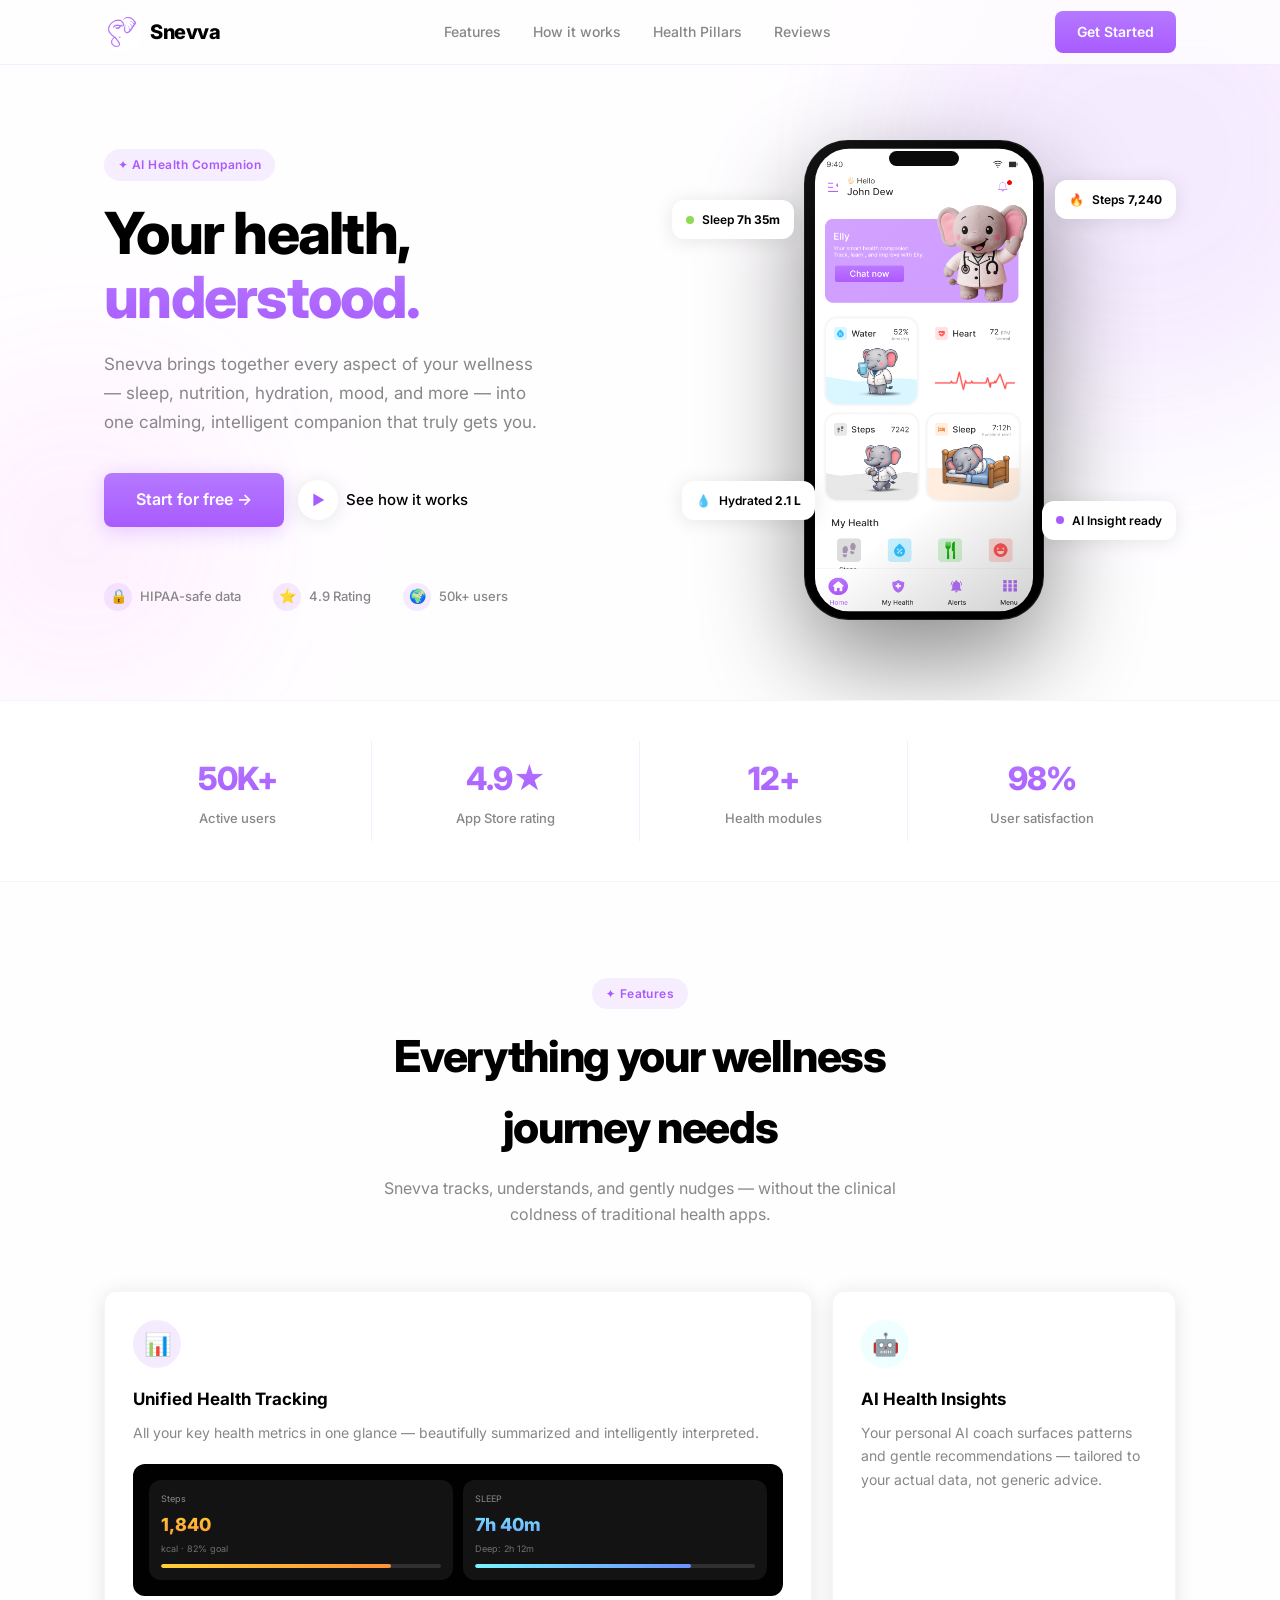
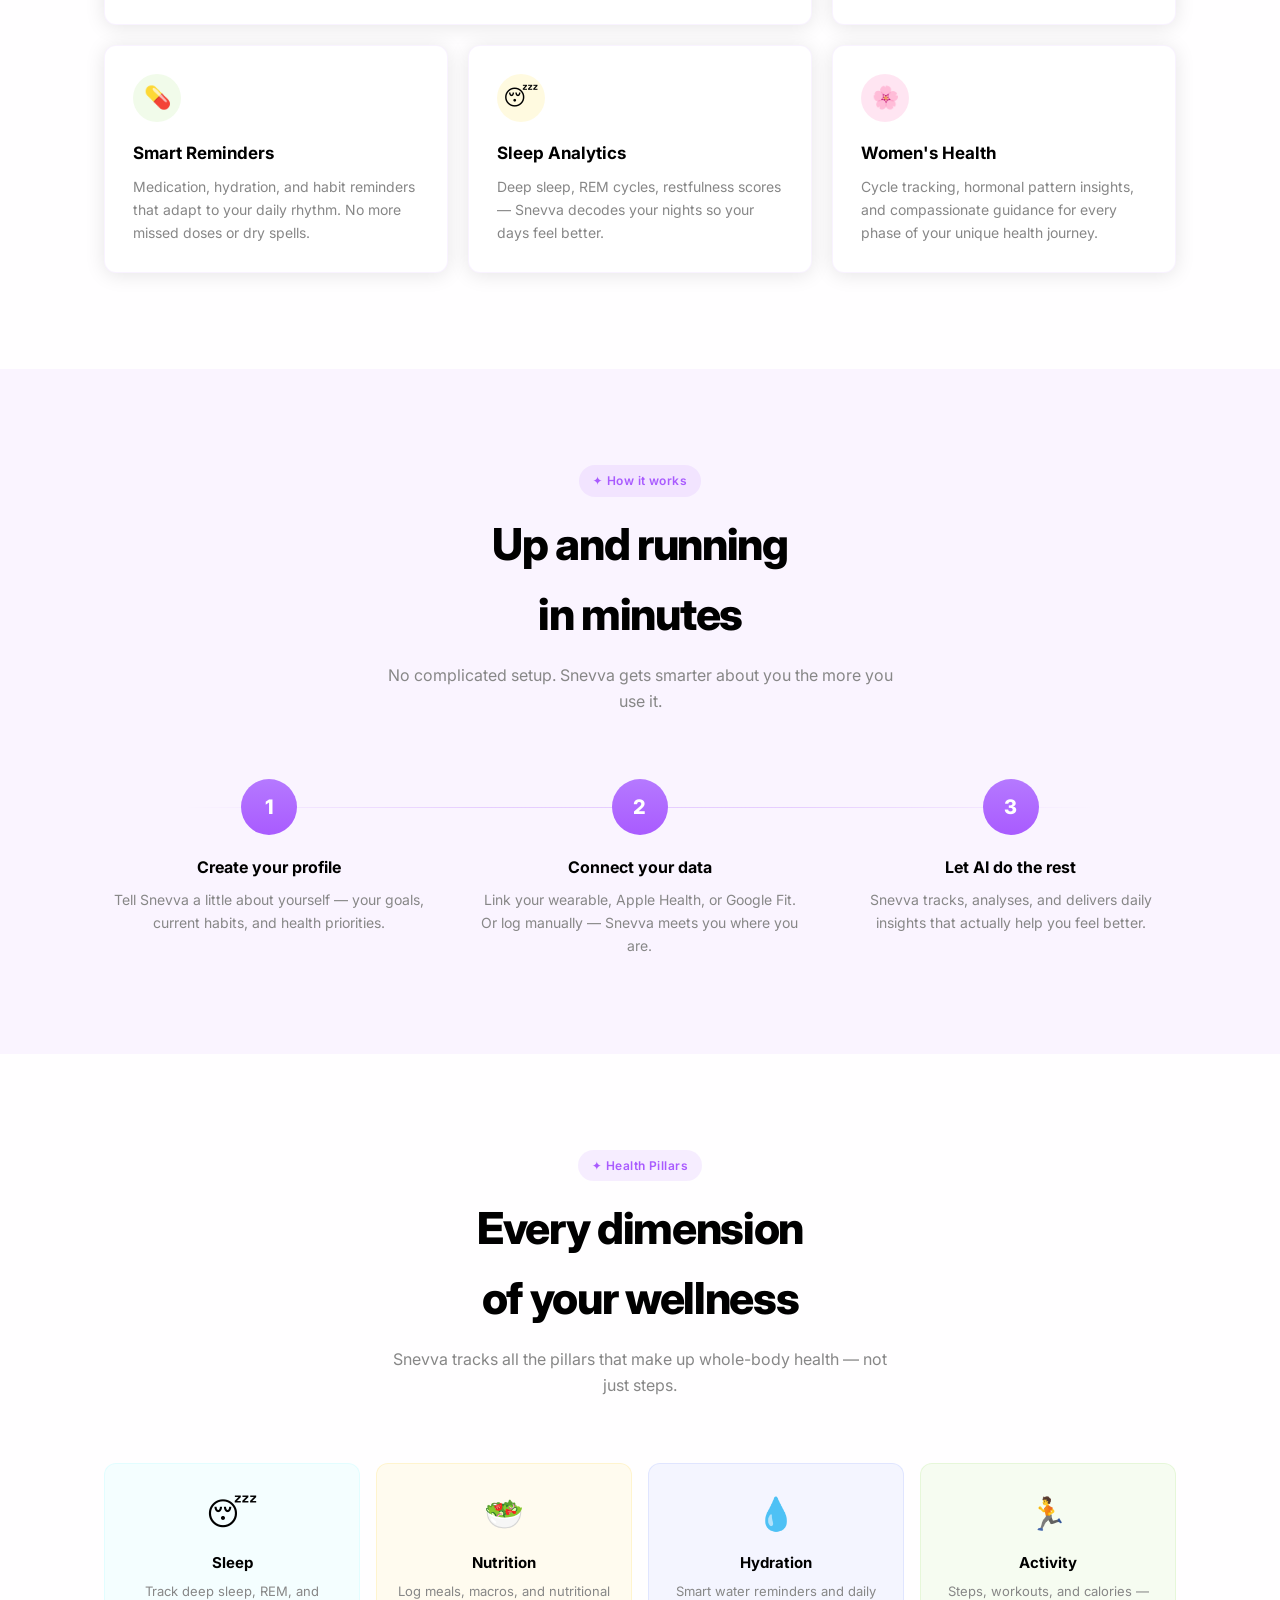
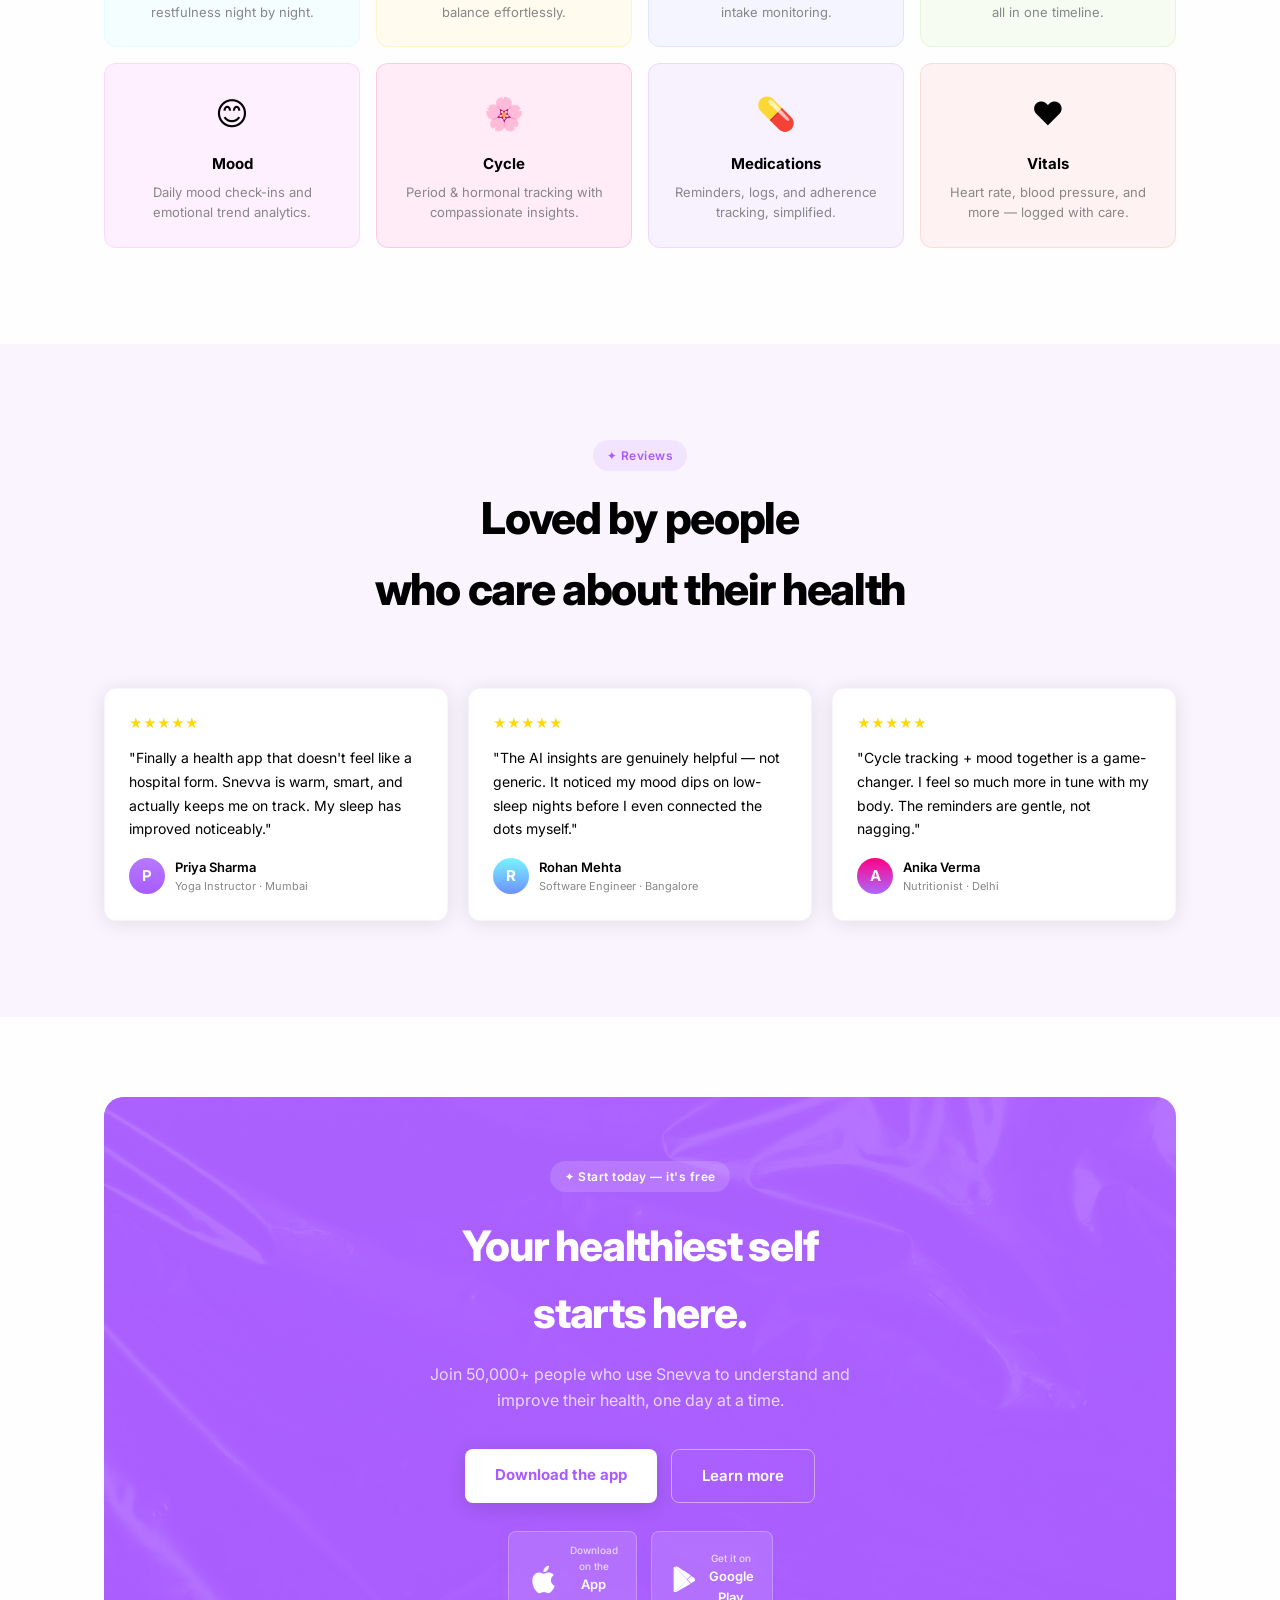
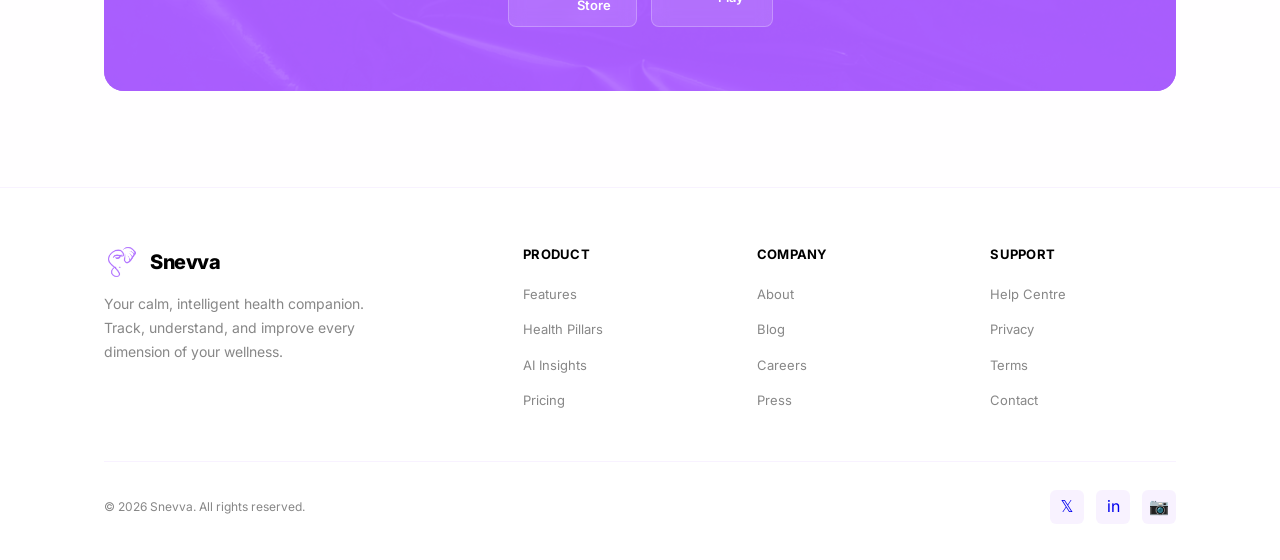
<file: index.html>
<!doctype html>
<html lang="en">
  <head>
    <meta charset="UTF-8" />
    <meta name="viewport" content="width=device-width, initial-scale=1.0" />
    <title>Snevva — Your Health Companion</title>
    <link
      href="https://fonts.googleapis.com/css2?family=Inter:wght@400;500;600;700;800&display=swap"
      rel="stylesheet"
    />
    
    <link rel="icon" type="image/png" href="assets/favicon1.ico" />

    <link rel="stylesheet" href="styles.css" />
  </head>
  <body>
    <!-- ── NAV (injected by components/loader.js) ── -->
    <div id="header-placeholder"></div>

    <!-- ── HERO ── -->
    <section class="hero">
      <div class="hero-bg-blob blob-1"></div>
      <div class="hero-bg-blob blob-2"></div>
      <div class="container">
        <div class="hero-inner">
          <!-- copy -->
          <div>
            <div class="hero-tag fade-up">
              <span class="pill-tag">✦ AI Health Companion</span>
            </div>
            <h1 class="fade-up delay-1">
              Your health,<br />
              <span class="gradient-text">understood.</span>
            </h1>
            <p class="hero-sub fade-up delay-2">
              Snevva brings together every aspect of your wellness — sleep,
              nutrition, hydration, mood, and more — into one calming,
              intelligent companion that truly gets you.
            </p>
            <div class="hero-actions fade-up delay-3">
              <a href="#cta" class="btn-primary">Start for free →</a>
              <a href="#how" class="btn-secondary">
                <span class="play-icon">▶</span>
                See how it works
              </a>
            </div>
            <div class="trust-bar fade-up delay-4">
              <div class="trust-item">
                <div class="trust-icon">🔒</div>
                HIPAA-safe data
              </div>
              <div class="trust-item">
                <div class="trust-icon">⭐</div>
                4.9 Rating
              </div>
              <div class="trust-item">
                <div class="trust-icon">🌍</div>
                50k+ users
              </div>
            </div>
          </div>

          <!-- visual -->
          <div class="hero-visual fade-up delay-2">
            <!-- floating badges -->
            <div class="orbit-badge badge-tl">
              <div class="badge-dot" style="background: #8cdc52"></div>
              <span>Sleep <strong>7h 35m</strong></span>
            </div>
            <div class="orbit-badge badge-tr">
              <span>🔥</span>
              <span>Steps <strong>7,240</strong></span>
            </div>
            <div class="orbit-badge badge-bl">
              <span>💧</span>
              <span>Hydrated <strong>2.1 L</strong></span>
            </div>
            <div class="orbit-badge badge-br">
              <div class="badge-dot" style="background: #a95bff"></div>
              <span>AI Insight ready</span>
            </div>

            <!-- phone -->
            <!-- <div class="phone-mockup">
          <div class="phone-screen">
            <div class="phone-notch"></div>
            <div class="phone-greeting">Good morning, Alex 👋</div>
            <div class="phone-title">Today's Summary</div>
            <div class="phone-hero-card">
              <div class="phone-hero-label">Wellness Score</div>
              <div class="phone-hero-stat">87<span style="font-size:14px;opacity:.7">/100</span></div>
              <div class="phone-hero-sub">↑ 6 pts from yesterday · Keep going!</div>
            </div>
            <div class="phone-grid">
              <div class="phone-card">
                <div class="phone-card-icon" style="background:rgba(141,220,82,0.2);">🏃</div>
                <div class="phone-card-label">Steps</div>
                <div class="phone-card-val">8,420</div>
              </div>
              <div class="phone-card">
                <div class="phone-card-icon" style="background:rgba(120,244,255,0.2);">💧</div>
                <div class="phone-card-label">Water</div>
                <div class="phone-card-val">1.6 L</div>
              </div>
              <div class="phone-card">
                <div class="phone-card-icon" style="background:rgba(255,209,55,0.2);">😴</div>
                <div class="phone-card-label">Sleep</div>
                <div class="phone-card-val">7h 40m</div>
              </div>
              <div class="phone-card">
                <div class="phone-card-icon" style="background:rgba(238,83,255,0.2);">❤️</div>
                <div class="phone-card-label">Mood</div>
                <div class="phone-card-val">Great</div>
              </div>
            </div>
            <div class="phone-snackbar">✦ Your AI insight is ready — tap to read</div>
          </div>
        </div> -->

            <div class="phone-mockup">
              <div class="phone-notch"></div>

              <div class="phone-screen">
                <img
                  src="assets/iPhone17.png"
                  alt="Snevva app screenshot"
                  class="phone-image"
                />
              </div>
            </div>
          </div>
        </div>
      </div>
    </section>

    <!-- ── METRICS ── -->
    <div class="metrics-strip">
      <div class="container">
        <div class="metrics-grid">
          <div class="metric-item">
            <div class="metric-val">50K+</div>
            <div class="metric-label">Active users</div>
          </div>
          <div class="metric-item">
            <div class="metric-val">4.9★</div>
            <div class="metric-label">App Store rating</div>
          </div>
          <div class="metric-item">
            <div class="metric-val">12+</div>
            <div class="metric-label">Health modules</div>
          </div>
          <div class="metric-item">
            <div class="metric-val">98%</div>
            <div class="metric-label">User satisfaction</div>
          </div>
        </div>
      </div>
    </div>

    <!-- ── FEATURES ── -->
    <section class="section" id="features">
      <div class="container">
        <div class="section-header">
          <span class="pill-tag">✦ Features</span>
          <h2>Everything your wellness<br />journey needs</h2>
          <p>
            Snevva tracks, understands, and gently nudges — without the clinical
            coldness of traditional health apps.
          </p>
        </div>

        <div class="features-grid">
          <!-- wide card -->
          <div class="feature-card wide">
            <div
              class="feature-icon"
              style="background: rgba(169, 91, 255, 0.12)"
            >
              📊
            </div>
            <h3>Unified Health Tracking</h3>
            <p>
              All your key health metrics in one glance — beautifully summarized
              and intelligently interpreted.
            </p>
            <div class="mini-dash">
              <div class="mini-dash-card">
                <div class="mini-dash-label">Steps</div>
                <div
                  class="mini-dash-val"
                  style="
                    background: linear-gradient(180deg, #ffd037, #ff9238);
                    -webkit-background-clip: text;
                    -webkit-text-fill-color: transparent;
                  "
                >
                  1,840
                </div>
                <div class="mini-dash-sub">kcal · 82% goal</div>
                <div class="mini-bar">
                  <div
                    class="mini-bar-fill"
                    style="
                      width: 82%;
                      background: linear-gradient(90deg, #ffd037, #ff9238);
                    "
                  ></div>
                </div>
              </div>
              <div class="mini-dash-card">
                <div class="mini-dash-label">SLEEP</div>
                <div
                  class="mini-dash-val"
                  style="
                    background: linear-gradient(180deg, #78f4ff, #6e90ff);
                    -webkit-background-clip: text;
                    -webkit-text-fill-color: transparent;
                  "
                >
                  7h 40m
                </div>
                <div class="mini-dash-sub">Deep: 2h 12m</div>
                <div class="mini-bar">
                  <div
                    class="mini-bar-fill"
                    style="
                      width: 77%;
                      background: linear-gradient(90deg, #78f4ff, #6e90ff);
                    "
                  ></div>
                </div>
              </div>
              <!-- <div class="mini-dash-card">
            <div class="mini-dash-label">MOOD</div>
            <div class="mini-dash-val" style="background:linear-gradient(180deg,#EE53FF,#AC68FF);-webkit-background-clip:text;-webkit-text-fill-color:transparent;">Great</div>
            <div class="mini-dash-sub">Trending up ↑</div>
            <div class="mini-bar"><div class="mini-bar-fill" style="width:90%;background:linear-gradient(90deg,#EE53FF,#AC68FF);"></div></div>
          </div> -->
            </div>
          </div>

          <div class="feature-card">
            <div
              class="feature-icon"
              style="background: rgba(120, 244, 255, 0.12)"
            >
              🤖
            </div>
            <h3>AI Health Insights</h3>
            <p>
              Your personal AI coach surfaces patterns and gentle
              recommendations — tailored to your actual data, not generic
              advice.
            </p>
          </div>

          <div class="feature-card">
            <div
              class="feature-icon"
              style="background: rgba(141, 220, 82, 0.12)"
            >
              💊
            </div>
            <h3>Smart Reminders</h3>
            <p>
              Medication, hydration, and habit reminders that adapt to your
              daily rhythm. No more missed doses or dry spells.
            </p>
          </div>

          <div class="feature-card">
            <div
              class="feature-icon"
              style="background: rgba(255, 209, 0, 0.12)"
            >
              😴
            </div>
            <h3>Sleep Analytics</h3>
            <p>
              Deep sleep, REM cycles, restfulness scores — Snevva decodes your
              nights so your days feel better.
            </p>
          </div>

          <div class="feature-card">
            <div
              class="feature-icon"
              style="background: rgba(255, 0, 132, 0.1)"
            >
              🌸
            </div>
            <h3>Women's Health</h3>
            <p>
              Cycle tracking, hormonal pattern insights, and compassionate
              guidance for every phase of your unique health journey.
            </p>
          </div>
        </div>
      </div>
    </section>

    <!-- ── HOW IT WORKS ── -->
    <section class="section" id="how" style="background: var(--surface-tint)">
      <div class="container">
        <div class="section-header">
          <span class="pill-tag">✦ How it works</span>
          <h2>Up and running<br />in minutes</h2>
          <p>
            No complicated setup. Snevva gets smarter about you the more you use
            it.
          </p>
        </div>
        <div class="steps-grid">
          <div class="step">
            <div class="step-num">1</div>
            <h3>Create your profile</h3>
            <p>
              Tell Snevva a little about yourself — your goals, current habits,
              and health priorities.
            </p>
          </div>
          <div class="step">
            <div class="step-num">2</div>
            <h3>Connect your data</h3>
            <p>
              Link your wearable, Apple Health, or Google Fit. Or log manually —
              Snevva meets you where you are.
            </p>
          </div>
          <div class="step">
            <div class="step-num">3</div>
            <h3>Let AI do the rest</h3>
            <p>
              Snevva tracks, analyses, and delivers daily insights that actually
              help you feel better.
            </p>
          </div>
        </div>
      </div>
    </section>

    <!-- ── HEALTH PILLARS ── -->
    <section class="section" id="health">
      <div class="container">
        <div class="section-header">
          <span class="pill-tag">✦ Health Pillars</span>
          <h2>Every dimension<br />of your wellness</h2>
          <p>
            Snevva tracks all the pillars that make up whole-body health — not
            just steps.
          </p>
        </div>
        <div class="pillars-grid">
          <div
            class="pillar"
            style="
              background: rgba(120, 244, 255, 0.08);
              border: 1px solid rgba(120, 244, 255, 0.15);
            "
          >
            <div class="pillar-emoji">😴</div>
            <h4>Sleep</h4>
            <p>Track deep sleep, REM, and restfulness night by night.</p>
          </div>
          <div
            class="pillar"
            style="
              background: rgba(255, 209, 55, 0.08);
              border: 1px solid rgba(255, 209, 55, 0.18);
            "
          >
            <div class="pillar-emoji">🥗</div>
            <h4>Nutrition</h4>
            <p>Log meals, macros, and nutritional balance effortlessly.</p>
          </div>
          <div
            class="pillar"
            style="
              background: rgba(110, 144, 255, 0.08);
              border: 1px solid rgba(110, 144, 255, 0.15);
            "
          >
            <div class="pillar-emoji">💧</div>
            <h4>Hydration</h4>
            <p>Smart water reminders and daily intake monitoring.</p>
          </div>
          <div
            class="pillar"
            style="
              background: rgba(141, 220, 82, 0.08);
              border: 1px solid rgba(141, 220, 82, 0.15);
            "
          >
            <div class="pillar-emoji">🏃</div>
            <h4>Activity</h4>
            <p>Steps, workouts, and calories — all in one timeline.</p>
          </div>
          <div
            class="pillar"
            style="
              background: rgba(238, 83, 255, 0.08);
              border: 1px solid rgba(238, 83, 255, 0.15);
            "
          >
            <div class="pillar-emoji">😊</div>
            <h4>Mood</h4>
            <p>Daily mood check-ins and emotional trend analytics.</p>
          </div>
          <div
            class="pillar"
            style="
              background: rgba(255, 0, 132, 0.07);
              border: 1px solid rgba(255, 0, 132, 0.15);
            "
          >
            <div class="pillar-emoji">🌸</div>
            <h4>Cycle</h4>
            <p>Period & hormonal tracking with compassionate insights.</p>
          </div>
          <div
            class="pillar"
            style="
              background: rgba(169, 91, 255, 0.08);
              border: 1px solid rgba(169, 91, 255, 0.15);
            "
          >
            <div class="pillar-emoji">💊</div>
            <h4>Medications</h4>
            <p>Reminders, logs, and adherence tracking, simplified.</p>
          </div>
          <div
            class="pillar"
            style="
              background: rgba(255, 81, 81, 0.07);
              border: 1px solid rgba(255, 81, 81, 0.15);
            "
          >
            <div class="pillar-emoji">❤️</div>
            <h4>Vitals</h4>
            <p>Heart rate, blood pressure, and more — logged with care.</p>
          </div>
        </div>
      </div>
    </section>

    <!-- ── TESTIMONIALS ── -->
    <section
      class="section"
      id="reviews"
      style="background: var(--surface-tint)"
    >
      <div class="container">
        <div class="section-header">
          <span class="pill-tag">✦ Reviews</span>
          <h2>Loved by people<br />who care about their health</h2>
        </div>
        <div class="testi-grid">
          <div class="testi-card">
            <div class="testi-stars">★★★★★</div>
            <p class="testi-text">
              "Finally a health app that doesn't feel like a hospital form.
              Snevva is warm, smart, and actually keeps me on track. My sleep
              has improved noticeably."
            </p>
            <div class="testi-author">
              <div
                class="testi-avatar"
                style="background: var(--gradient-primary)"
              >
                P
              </div>
              <div>
                <div class="testi-name">Priya Sharma</div>
                <div class="testi-role">Yoga Instructor · Mumbai</div>
              </div>
            </div>
          </div>
          <div class="testi-card">
            <div class="testi-stars">★★★★★</div>
            <p class="testi-text">
              "The AI insights are genuinely helpful — not generic. It noticed
              my mood dips on low-sleep nights before I even connected the dots
              myself."
            </p>
            <div class="testi-author">
              <div
                class="testi-avatar"
                style="background: linear-gradient(180deg, #78f4ff, #6e90ff)"
              >
                R
              </div>
              <div>
                <div class="testi-name">Rohan Mehta</div>
                <div class="testi-role">Software Engineer · Bangalore</div>
              </div>
            </div>
          </div>
          <div class="testi-card">
            <div class="testi-stars">★★★★★</div>
            <p class="testi-text">
              "Cycle tracking + mood together is a game-changer. I feel so much
              more in tune with my body. The reminders are gentle, not nagging."
            </p>
            <div class="testi-author">
              <div
                class="testi-avatar"
                style="background: linear-gradient(180deg, #ff0084, #ac68ff)"
              >
                A
              </div>
              <div>
                <div class="testi-name">Anika Verma</div>
                <div class="testi-role">Nutritionist · Delhi</div>
              </div>
            </div>
          </div>
        </div>
      </div>
    </section>

    <!-- ── CTA ── -->
    <section class="cta-section" id="cta">
      <div class="container">
        <div class="cta-inner">
          <span
            class="pill-tag"
            style="
              background: rgba(255, 255, 255, 0.15);
              color: #fff;
              margin-bottom: 20px;
              display: inline-flex;
            "
            >✦ Start today — it's free</span
          >
          <h2>Your healthiest self<br />starts here.</h2>
          <p>
            Join 50,000+ people who use Snevva to understand and improve their
            health, one day at a time.
          </p>
          <div class="cta-btns">
            <a href="#" class="btn-white">Download the app</a>
            <a href="#" class="btn-outline-white">Learn more</a>
          </div>
          <div class="store-badges">
            <a href="#" class="store-badge">
              <!-- <span class="store-badge-icon">🍎</span> -->
              <svg viewBox="0 0 24 24" fill="currentColor">
                <path
                  d="M18.71 19.5c-.83 1.24-1.71 2.45-3.05 2.47-1.34.03-1.77-.79-3.29-.79-1.53 0-2 .77-3.27.82-1.31.05-2.3-1.32-3.14-2.53C4.25 17 2.94 12.45 4.7 9.39c.87-1.52 2.43-2.48 4.12-2.51 1.28-.02 2.5.87 3.29.87.78 0 2.26-1.07 3.8-.91.65.03 2.47.26 3.64 1.98-.09.06-2.17 1.28-2.15 3.81.03 3.02 2.65 4.03 2.68 4.04-.03.07-.42 1.44-1.38 2.83M13 3.5c.73-.83 1.94-1.46 2.94-1.5.13 1.17-.34 2.35-1.04 3.19-.69.85-1.83 1.51-2.95 1.42-.15-1.15.41-2.35 1.05-3.11z"
                />
              </svg>
              <div>
                <div style="font-size: 10px; opacity: 0.7; font-weight: 500">
                  Download on the
                </div>
                <div>App Store</div>
              </div>
            </a>
            <a href="#" class="store-badge">
              <!-- <span class="store-badge-icon">▶</span> -->
              <svg viewBox="0 0 24 24" fill="currentColor">
                <path
                  d="M3 2.75v18.5c0 .6.36 1.12.9 1.32l10.3-10.3L3.9 1.43A1.4 1.4 0 0 0 3 2.75z"
                />
                <path
                  d="M14.1 12.27 4.1 22.27c.18.05.37.08.57.08.3 0 .6-.08.87-.24l11.6-6.6-3.04-3.24z"
                />
                <path
                  d="M20.4 10.9 17.4 9.2l-2.9 2.9 2.9 2.9 3-1.7c.6-.34.6-1.2 0-1.5z"
                />
                <path
                  d="M4.1 1.73 14.1 11.73l3.2-3.2L6.3 1.5c-.28-.16-.58-.25-.88-.25-.2 0-.39.03-.57.08z"
                />
              </svg>
              <div>
                <div style="font-size: 10px; opacity: 0.7; font-weight: 500">
                  Get it on
                </div>
                <div>Google Play</div>
              </div>
            </a>
          </div>
        </div>
      </div>
    </section>

    <!-- ── FOOTER (injected by components/loader.js) ── -->
    <div id="footer-placeholder"></div>

    <script src="script.js"></script>
    <script src="/components/loader.js"></script>
  </body>
</html>
</file>
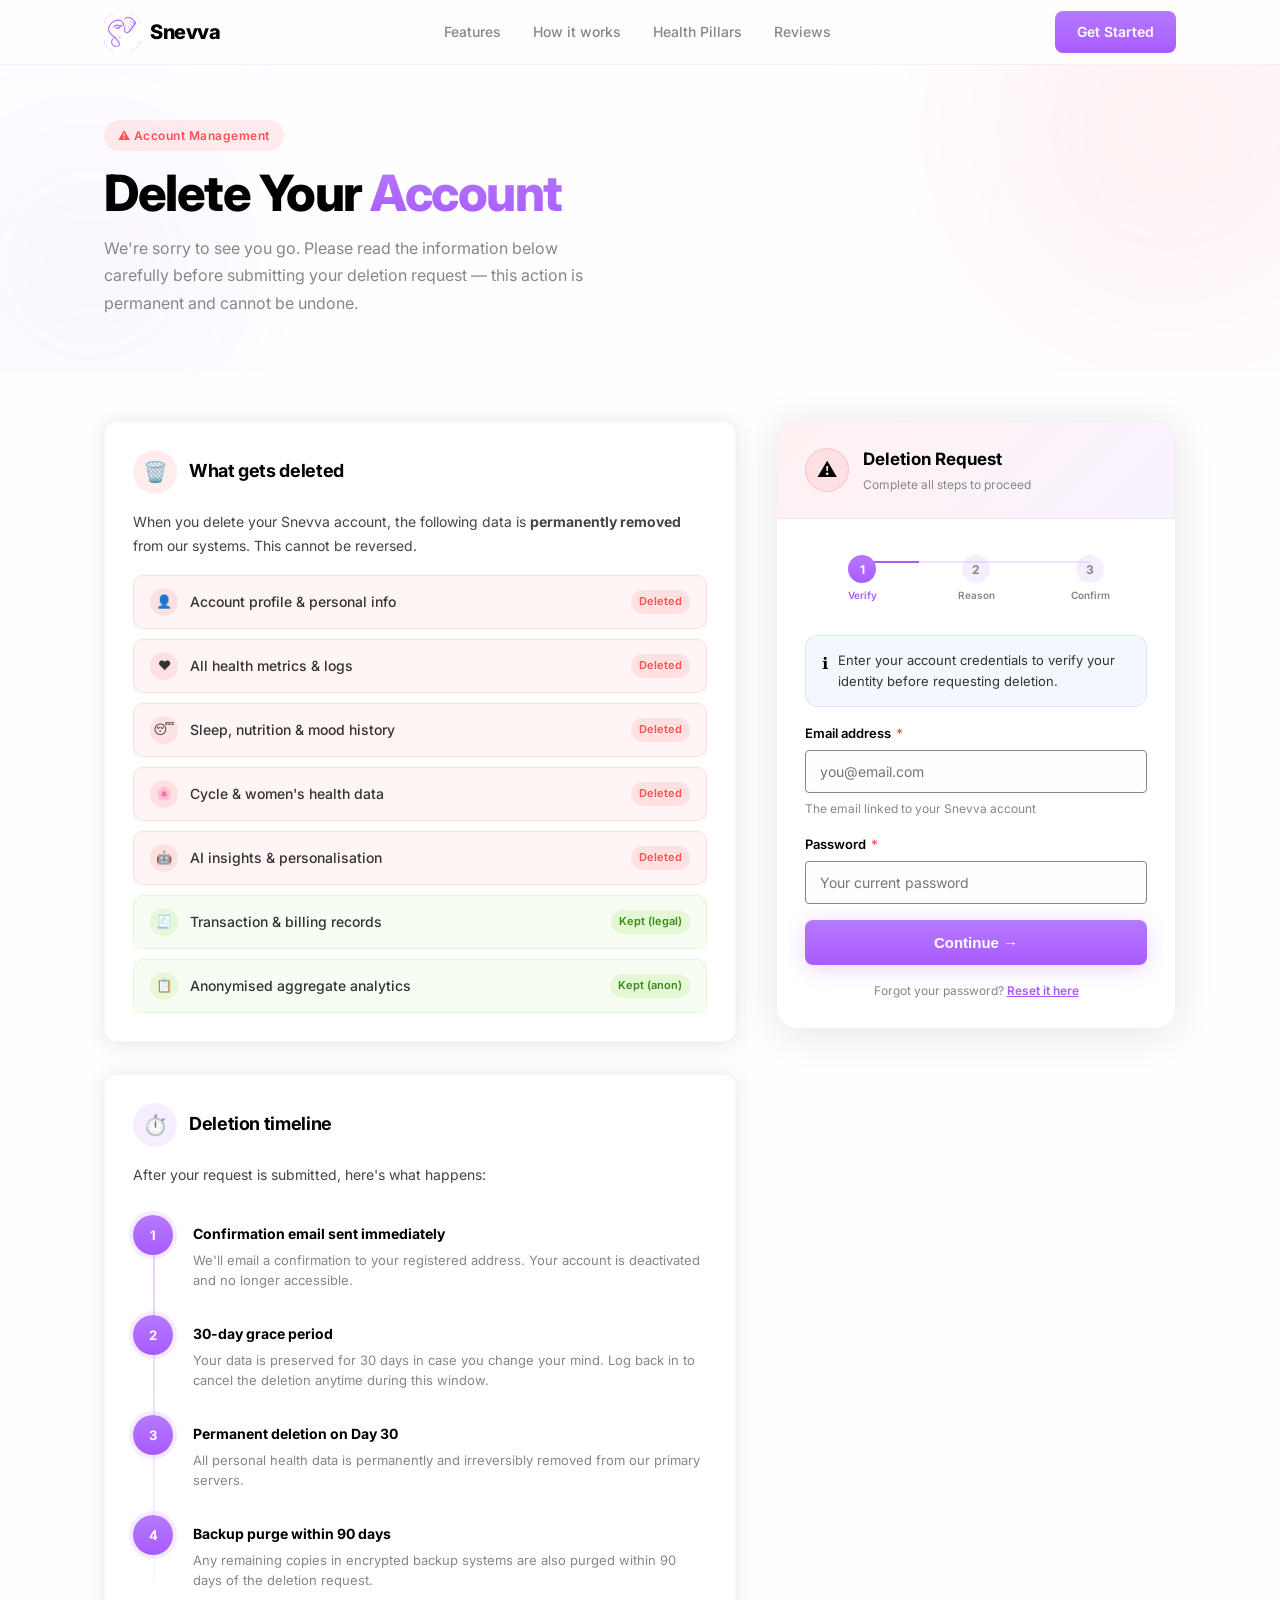
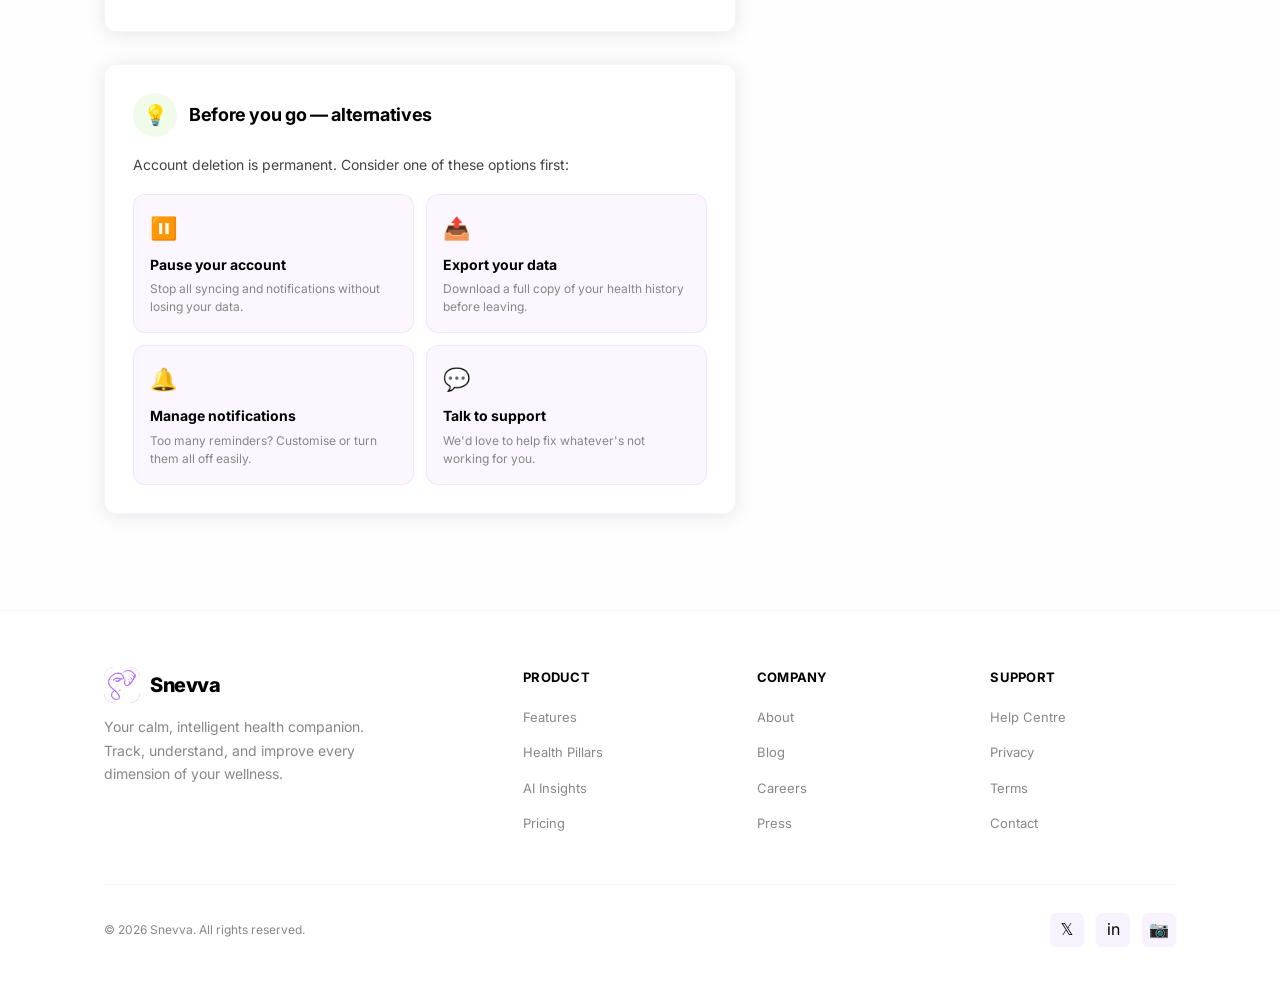
<file: components/DeleteAccount/deleteacc.html>
<!DOCTYPE html>
<html lang="en">
<head>
<meta charset="UTF-8"/>
<meta name="viewport" content="width=device-width, initial-scale=1.0"/>
<title>Delete Account — Snevva</title>
<link href="https://fonts.googleapis.com/css2?family=Inter:wght@400;500;600;700;800&display=swap" rel="stylesheet"/>

<link rel="icon" type="image/png" href="../../assets/favicon1.ico" />

<link rel="stylesheet" href="/components/DeleteAccount/deletestyles.css"/>
<link rel="stylesheet" href="/components/shared.css"/>
</head>
<body>

<!-- NAV (injected by components/loader.js) -->
<div id="header-placeholder"></div>

<!-- HERO -->
<section class="page-hero">
  <div class="hero-blob blob-r"></div>
  <div class="hero-blob blob-l"></div>
  <div class="container">
    <div class="page-hero-inner">
      <span class="pill-tag danger fade-up">⚠️ Account Management</span>
      <h1 class="fade-up delay-1">Delete Your <span class="gradient-text">Account</span></h1>
      <p class="fade-up delay-2">We're sorry to see you go. Please read the information below carefully before submitting your deletion request — this action is permanent and cannot be undone.</p>
    </div>
  </div>
</section>

<!-- MAIN -->
<div class="container">
  <div class="main-layout">

    <!-- LEFT: INFO COLUMN -->
    <div class="content-col">

      <!-- WHAT GETS DELETED -->
      <div class="info-card fade-up">
        <div class="info-card-header">
          <div class="info-card-icon" style="background:rgba(255,81,81,0.10);">🗑️</div>
          <h2>What gets deleted</h2>
        </div>
        <p>When you delete your Snevva account, the following data is <strong>permanently removed</strong> from our systems. This cannot be reversed.</p>
        <div class="deletion-items">
          <div class="deletion-item gone">
            <div class="deletion-item-icon">👤</div>
            <span class="deletion-item-label">Account profile &amp; personal info</span>
            <span class="deletion-item-badge">Deleted</span>
          </div>
          <div class="deletion-item gone">
            <div class="deletion-item-icon">❤️</div>
            <span class="deletion-item-label">All health metrics &amp; logs</span>
            <span class="deletion-item-badge">Deleted</span>
          </div>
          <div class="deletion-item gone">
            <div class="deletion-item-icon">😴</div>
            <span class="deletion-item-label">Sleep, nutrition &amp; mood history</span>
            <span class="deletion-item-badge">Deleted</span>
          </div>
          <div class="deletion-item gone">
            <div class="deletion-item-icon">🌸</div>
            <span class="deletion-item-label">Cycle &amp; women's health data</span>
            <span class="deletion-item-badge">Deleted</span>
          </div>
          <div class="deletion-item gone">
            <div class="deletion-item-icon">🤖</div>
            <span class="deletion-item-label">AI insights &amp; personalisation</span>
            <span class="deletion-item-badge">Deleted</span>
          </div>
          <div class="deletion-item kept">
            <div class="deletion-item-icon">🧾</div>
            <span class="deletion-item-label">Transaction &amp; billing records</span>
            <span class="deletion-item-badge">Kept (legal)</span>
          </div>
          <div class="deletion-item kept">
            <div class="deletion-item-icon">📋</div>
            <span class="deletion-item-label">Anonymised aggregate analytics</span>
            <span class="deletion-item-badge">Kept (anon)</span>
          </div>
        </div>
      </div>

      <!-- TIMELINE -->
      <div class="info-card fade-up">
        <div class="info-card-header">
          <div class="info-card-icon" style="background:rgba(169,91,255,0.10);">⏱️</div>
          <h2>Deletion timeline</h2>
        </div>
        <p>After your request is submitted, here's what happens:</p>
        <div class="timeline">
          <div class="timeline-item">
            <div class="timeline-dot">1</div>
            <div class="timeline-body">
              <h4>Confirmation email sent immediately</h4>
              <p>We'll email a confirmation to your registered address. Your account is deactivated and no longer accessible.</p>
            </div>
          </div>
          <div class="timeline-item">
            <div class="timeline-dot">2</div>
            <div class="timeline-body">
              <h4>30-day grace period</h4>
              <p>Your data is preserved for 30 days in case you change your mind. Log back in to cancel the deletion anytime during this window.</p>
            </div>
          </div>
          <div class="timeline-item">
            <div class="timeline-dot">3</div>
            <div class="timeline-body">
              <h4>Permanent deletion on Day 30</h4>
              <p>All personal health data is permanently and irreversibly removed from our primary servers.</p>
            </div>
          </div>
          <div class="timeline-item">
            <div class="timeline-dot">4</div>
            <div class="timeline-body">
              <h4>Backup purge within 90 days</h4>
              <p>Any remaining copies in encrypted backup systems are also purged within 90 days of the deletion request.</p>
            </div>
          </div>
        </div>
      </div>

      <!-- ALTERNATIVES -->
      <div class="info-card fade-up">
        <div class="info-card-header">
          <div class="info-card-icon" style="background:rgba(141,220,82,0.12);">💡</div>
          <h2>Before you go — alternatives</h2>
        </div>
        <p>Account deletion is permanent. Consider one of these options first:</p>
        <div class="alt-grid">
          <a href="#" class="alt-card">
            <div class="alt-card-icon">⏸️</div>
            <h4>Pause your account</h4>
            <p>Stop all syncing and notifications without losing your data.</p>
          </a>
          <a href="#" class="alt-card">
            <div class="alt-card-icon">📤</div>
            <h4>Export your data</h4>
            <p>Download a full copy of your health history before leaving.</p>
          </a>
          <a href="#" class="alt-card">
            <div class="alt-card-icon">🔔</div>
            <h4>Manage notifications</h4>
            <p>Too many reminders? Customise or turn them all off easily.</p>
          </a>
          <a href="mailto:support@snevva.com" class="alt-card">
            <div class="alt-card-icon">💬</div>
            <h4>Talk to support</h4>
            <p>We'd love to help fix whatever's not working for you.</p>
          </a>
        </div>
      </div>

    </div>

    <!-- RIGHT: FORM COLUMN -->
    <div class="form-col fade-up delay-1">
      <div class="form-card">
        <div class="form-card-header">
          <div class="form-card-header-icon">⚠️</div>
          <div>
            <h3>Deletion Request</h3>
            <p>Complete all steps to proceed</p>
          </div>
        </div>

        <div class="form-body">

          <!-- STEP TABS -->
          <div class="steps-nav" id="stepsTabs">
            <div class="step-tab active" id="tab-1">
              <div class="step-num-sm">1</div>
              <div class="step-tab-label">Verify</div>
            </div>
            <div class="step-tab" id="tab-2">
              <div class="step-num-sm">2</div>
              <div class="step-tab-label">Reason</div>
            </div>
            <div class="step-tab" id="tab-3">
              <div class="step-num-sm">3</div>
              <div class="step-tab-label">Confirm</div>
            </div>
          </div>

          <!-- STEP 1: VERIFY -->
          <div class="form-step active" id="step-1">
            <div class="highlight-box info">
              <div class="hbox-icon">ℹ️</div>
              <div class="hbox-body">Enter your account credentials to verify your identity before requesting deletion.</div>
            </div>
            <div class="form-group">
              <label class="form-label">Email address <span>*</span></label>
              <input type="email" id="email" class="form-input" placeholder="you@email.com" autocomplete="email"/>
              <span class="form-hint">The email linked to your Snevva account</span>
            </div>
            <div class="form-group">
              <label class="form-label">Password <span>*</span></label>
              <input type="password" id="password" class="form-input" placeholder="Your current password" autocomplete="current-password"/>
            </div>
            <div class="btn-row">
              <button class="btn-primary-full" onclick="goStep(2)">Continue →</button>
            </div>
            <p style="font-size:12px;color:var(--text-muted);text-align:center;">Forgot your password? <a href="#" style="color:var(--color-primary);font-weight:600;">Reset it here</a></p>
          </div>

          <!-- STEP 2: REASON -->
          <div class="form-step" id="step-2">
            <div class="form-group">
              <label class="form-label">Why are you leaving? <span>*</span></label>
              <div class="reason-list" id="reasonList">
                <input type="radio" name="reason" id="r1" value="privacy" class="reason-option"/>
                <label for="r1" class="reason-label"><span class="reason-icon">🔒</span> Privacy concerns</label>

                <input type="radio" name="reason" id="r2" value="notuseful" class="reason-option"/>
                <label for="r2" class="reason-label"><span class="reason-icon">🤷</span> Not useful for me</label>

                <input type="radio" name="reason" id="r3" value="switching" class="reason-option"/>
                <label for="r3" class="reason-label"><span class="reason-icon">🔄</span> Switching to another app</label>

                <input type="radio" name="reason" id="r4" value="toomany" class="reason-option"/>
                <label for="r4" class="reason-label"><span class="reason-icon">🔔</span> Too many notifications</label>

                <input type="radio" name="reason" id="r5" value="other" class="reason-option"/>
                <label for="r5" class="reason-label"><span class="reason-icon">💬</span> Other reason</label>
              </div>
            </div>
            <div class="form-group" id="otherGroup" style="display:none;">
              <label class="form-label">Tell us more (optional)</label>
              <textarea class="form-textarea" placeholder="We read every response and use it to improve Snevva…"></textarea>
            </div>
            <div class="btn-row">
              <button class="btn-ghost" onclick="goStep(1)">← Back</button>
              <button class="btn-primary-full" onclick="goStep(3)">Continue →</button>
            </div>
          </div>

          <!-- STEP 3: CONFIRM -->
          <div class="form-step" id="step-3">
            <div class="highlight-box danger">
              <div class="hbox-icon">🚨</div>
              <div class="hbox-body"><strong>This is irreversible.</strong> Your account and all health data will be permanently deleted after a 30-day grace period.</div>
            </div>
            <div class="confirm-word">
              <p>To confirm, type the following word exactly:</p>
              <code>DELETE</code>
            </div>
            <div class="form-group">
              <input type="text" id="confirmInput" class="form-input" placeholder="Type DELETE to confirm" oninput="checkConfirm()"/>
            </div>
            <div class="check-group">
              <input type="checkbox" id="agreeCheck" class="check-input" onchange="checkConfirm()"/>
              <label for="agreeCheck" class="check-label">I understand this action is permanent. I have read the <a href="privacy-policy.html" target="_blank">Privacy Policy</a> and understand what data will be deleted.</label>
            </div>
            <div class="check-group">
              <input type="checkbox" id="exportCheck" class="check-input" onchange="checkConfirm()"/>
              <label for="exportCheck" class="check-label">I have exported or no longer need my health data from Snevva.</label>
            </div>
            <div class="btn-row">
              <button class="btn-ghost" onclick="goStep(2)">← Back</button>
              <button class="btn-delete-full" id="deleteBtn" disabled onclick="submitDeletion()">
                🗑️ Delete Account
              </button>
            </div>
          </div>

          <!-- SUCCESS STATE -->
          <div class="success-state" id="successState">
            <div class="success-icon-wrap">✓</div>
            <h3>Request Submitted</h3>
            <p>A confirmation email has been sent to your address. Your account has been deactivated and will be permanently deleted in 30 days.</p>
            <div class="success-timeline">
              <div class="suc-row"><span>Account deactivated</span><span style="color:var(--success);">Now</span></div>
              <div class="suc-row"><span>Grace period ends</span><span>30 days</span></div>
              <div class="suc-row"><span>Permanent deletion</span><span>Day 30</span></div>
              <div class="suc-row"><span>Backup purge</span><span>Within 90 days</span></div>
            </div>
            <p style="font-size:13px;">Changed your mind? Log in within 30 days to cancel the deletion.</p>
            <a href="index.html" style="color:var(--color-primary);font-size:14px;font-weight:600;text-decoration:none;">← Back to Snevva home</a>
          </div>

        </div>
      </div>
    </div>

  </div>
</div>

<!-- FOOTER (injected by components/loader.js) -->
<div id="footer-placeholder"></div>

<script src="/components/DeleteAccount/deletescript.js"></script>
<script src="/components/loader.js"></script>
</body>
</html>
</file>
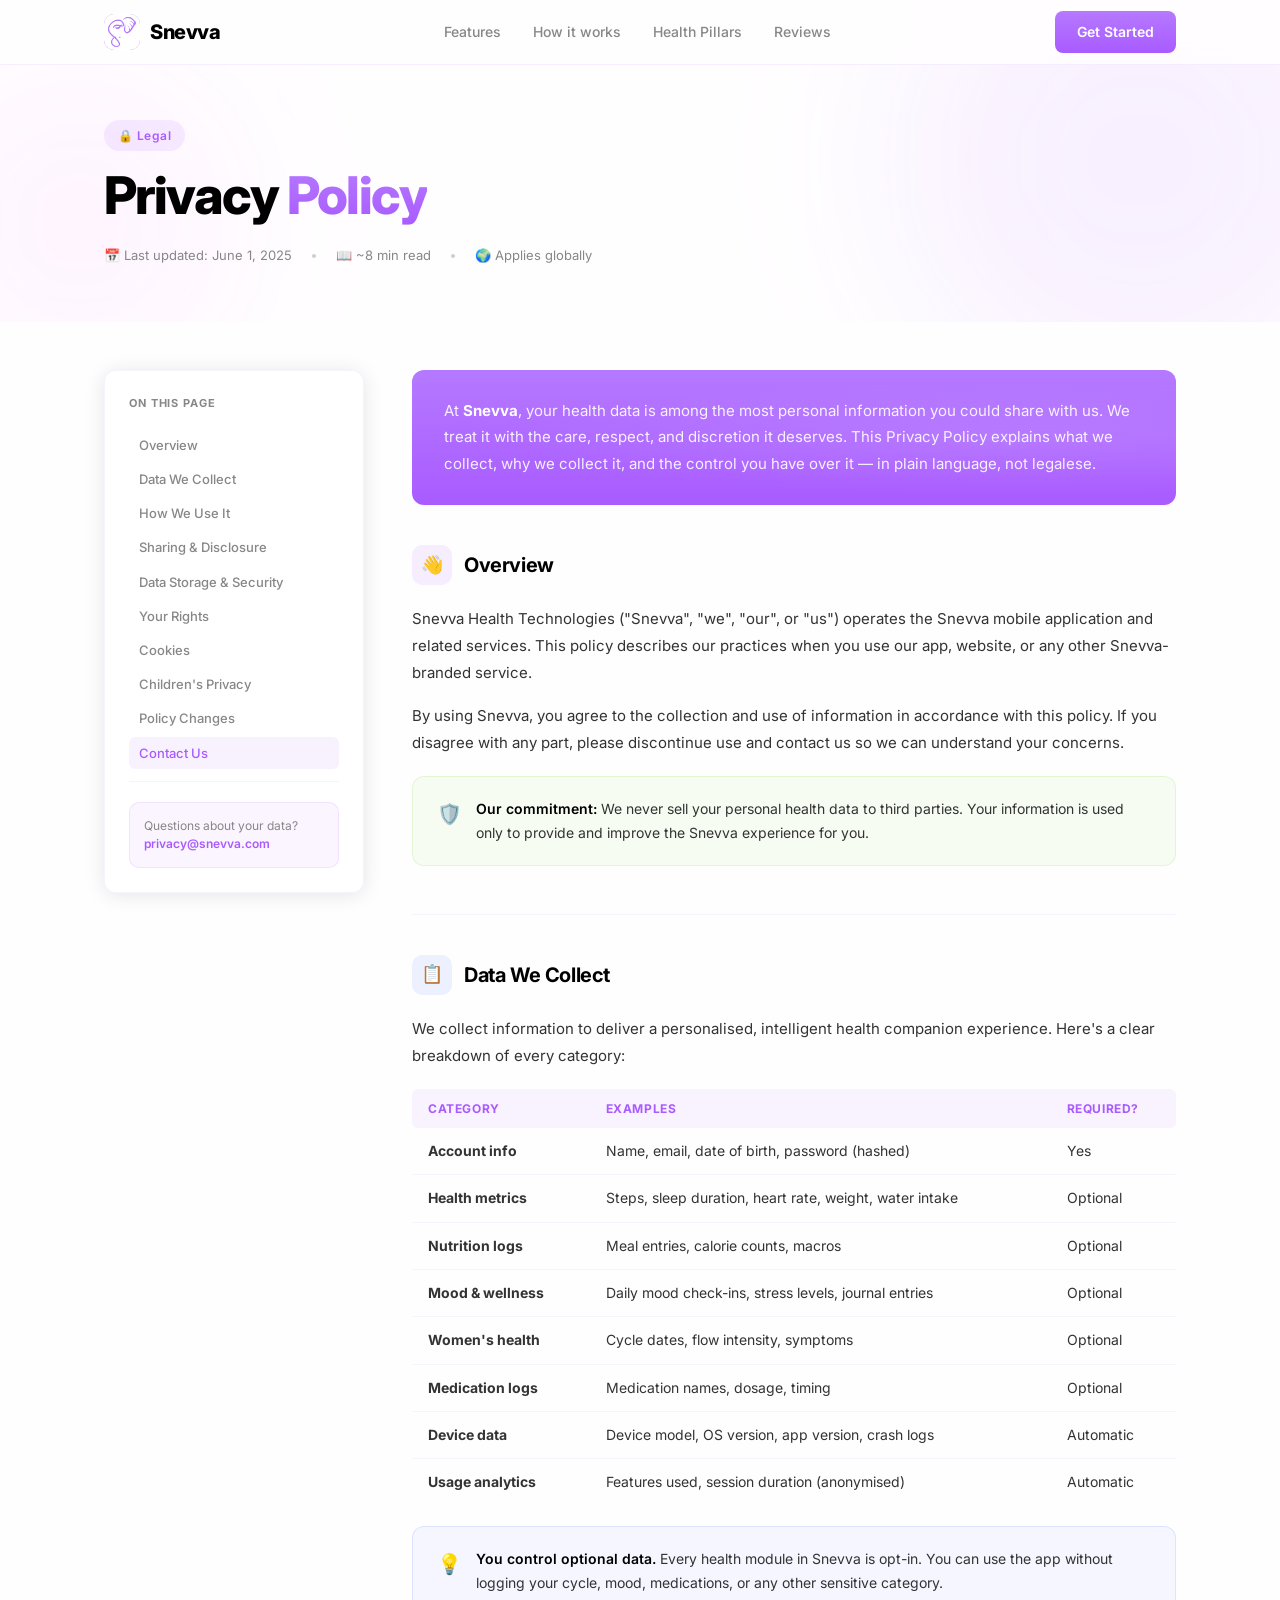
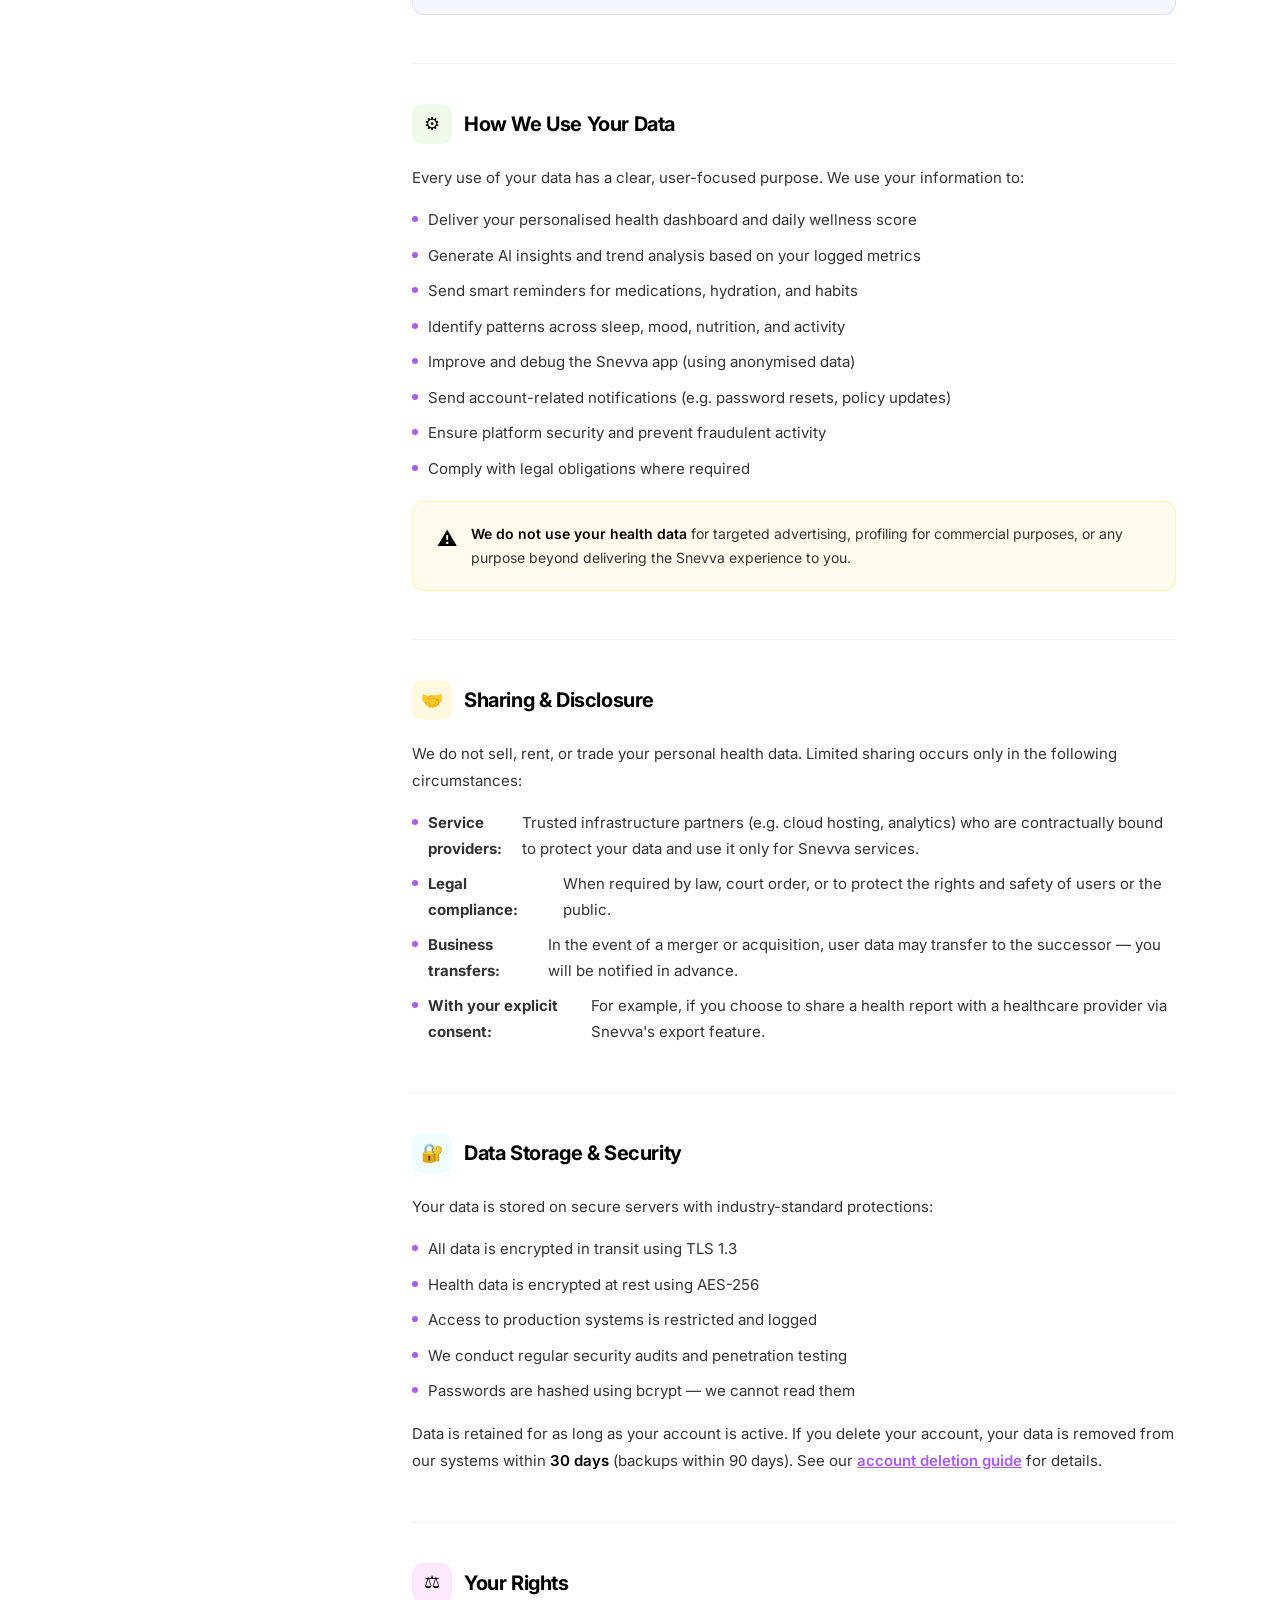
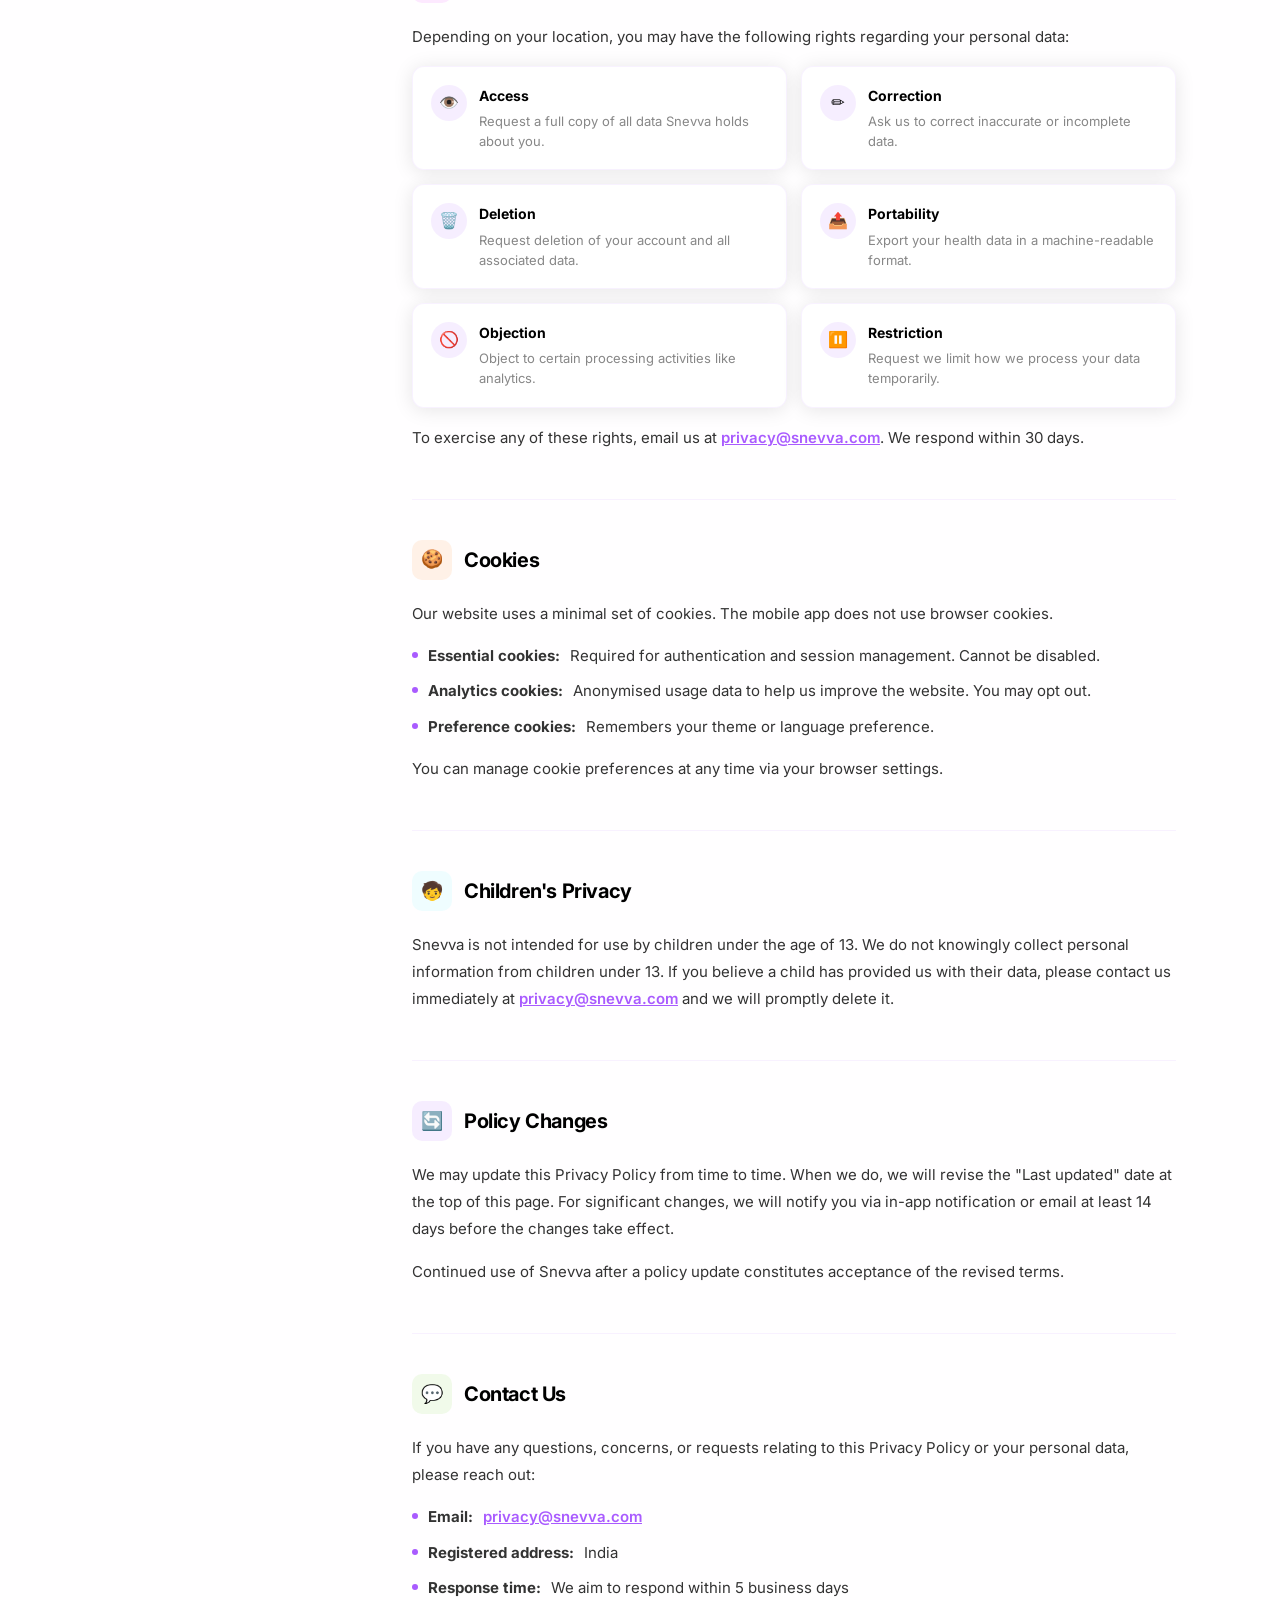
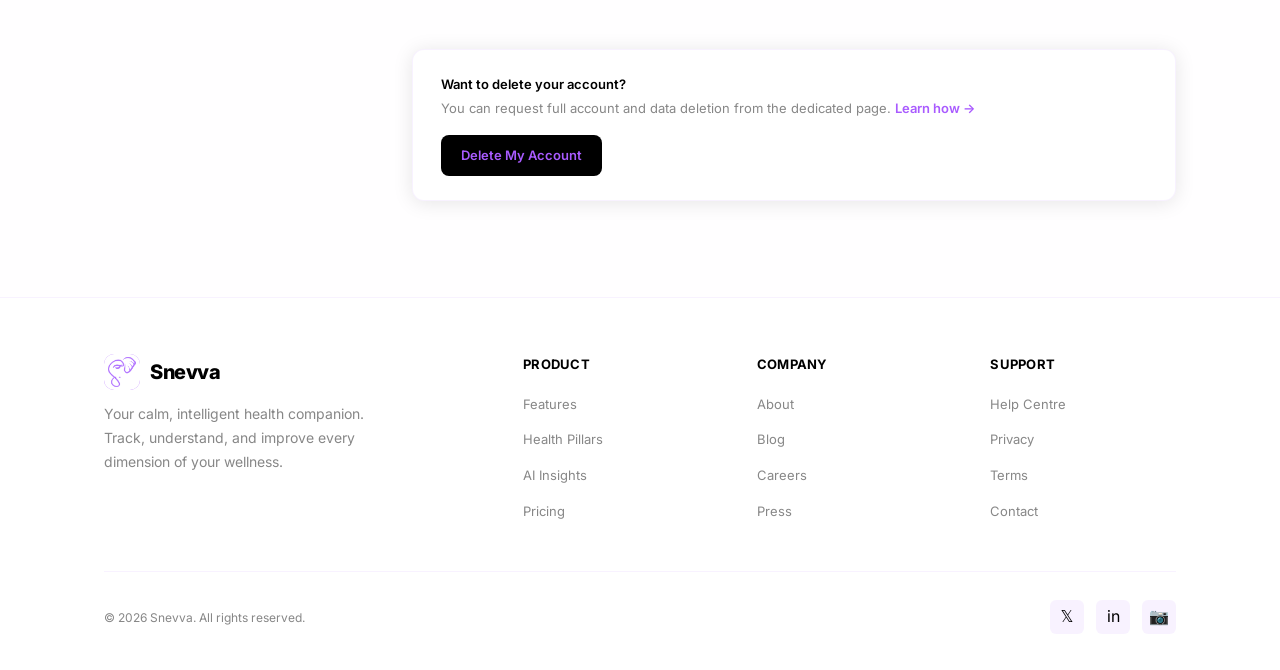
<file: components/PrivacyPolicy/privacy.html>
<!DOCTYPE html>
<html lang="en">
<head>
<meta charset="UTF-8"/>
<meta name="viewport" content="width=device-width, initial-scale=1.0"/>
<title>Privacy Policy — Snevva</title>
<link href="https://fonts.googleapis.com/css2?family=Inter:wght@400;500;600;700;800&display=swap" rel="stylesheet"/>

<link rel="icon" type="image/png" href="../../assets/favicon1.ico" />

<link rel="stylesheet" href="/components/PrivacyPolicy/privacystyles.css"/>
<link rel="stylesheet" href="/components/shared.css"/>
</head>
<body>

<!-- NAV (injected by components/loader.js) -->
<div id="header-placeholder"></div>

<!-- HERO -->
<section class="page-hero">
  <div class="hero-blob blob-1"></div>
  <div class="hero-blob blob-2"></div>
  <div class="container">
    <div class="page-hero-inner">
      <span class="pill-tag fade-up">🔒 Legal</span>
      <h1 class="fade-up delay-1">Privacy <span class="gradient-text">Policy</span></h1>
      <div class="page-hero-meta fade-up delay-2">
        <span>📅 Last updated: June 1, 2025</span>
        <div class="meta-dot"></div>
        <span>📖 ~8 min read</span>
        <div class="meta-dot"></div>
        <span>🌍 Applies globally</span>
      </div>
    </div>
  </div>
</section>

<!-- CONTENT -->
<div class="container">
  <div class="content-layout">

    <!-- SIDEBAR -->
    <aside class="toc">
      <div class="toc-title">On this page</div>
      <ul class="toc-list">
        <li><a href="#intro">Overview</a></li>
        <li><a href="#collect">Data We Collect</a></li>
        <li><a href="#use">How We Use It</a></li>
        <li><a href="#sharing">Sharing & Disclosure</a></li>
        <li><a href="#storage">Data Storage & Security</a></li>
        <li><a href="#rights">Your Rights</a></li>
        <li><a href="#cookies">Cookies</a></li>
        <li><a href="#children">Children's Privacy</a></li>
        <li><a href="#changes">Policy Changes</a></li>
        <li><a href="#contact">Contact Us</a></li>
      </ul>
      <div class="toc-divider"></div>
      <div class="toc-contact">
        <p>Questions about your data? <a href="mailto:privacy@snevva.com">privacy@snevva.com</a></p>
      </div>
    </aside>

    <!-- MAIN -->
    <main class="policy-content">

      <!-- INTRO CARD -->
      <div class="intro-card">
        <p>At <strong>Snevva</strong>, your health data is among the most personal information you could share with us. We treat it with the care, respect, and discretion it deserves. This Privacy Policy explains what we collect, why we collect it, and the control you have over it — in plain language, not legalese.</p>
      </div>

      <!-- 1. OVERVIEW -->
      <div class="policy-section" id="intro">
        <div class="section-heading">
          <div class="section-icon" style="background:rgba(169,91,255,0.10);">👋</div>
          <h2>Overview</h2>
        </div>
        <div class="policy-body">
          <p>Snevva Health Technologies ("Snevva", "we", "our", or "us") operates the Snevva mobile application and related services. This policy describes our practices when you use our app, website, or any other Snevva-branded service.</p>
          <p>By using Snevva, you agree to the collection and use of information in accordance with this policy. If you disagree with any part, please discontinue use and contact us so we can understand your concerns.</p>
        </div>
        <div class="highlight-box safe">
          <div class="hbox-icon">🛡️</div>
          <div class="hbox-body"><strong>Our commitment:</strong> We never sell your personal health data to third parties. Your information is used only to provide and improve the Snevva experience for you.</div>
        </div>
      </div>

      <div class="section-divider"></div>

      <!-- 2. DATA WE COLLECT -->
      <div class="policy-section" id="collect">
        <div class="section-heading">
          <div class="section-icon" style="background:rgba(110,144,255,0.12);">📋</div>
          <h2>Data We Collect</h2>
        </div>
        <div class="policy-body">
          <p>We collect information to deliver a personalised, intelligent health companion experience. Here's a clear breakdown of every category:</p>
        </div>
        <table class="data-table">
          <thead>
            <tr>
              <th>Category</th>
              <th>Examples</th>
              <th>Required?</th>
            </tr>
          </thead>
          <tbody>
            <tr>
              <td><strong>Account info</strong></td>
              <td>Name, email, date of birth, password (hashed)</td>
              <td>Yes</td>
            </tr>
            <tr>
              <td><strong>Health metrics</strong></td>
              <td>Steps, sleep duration, heart rate, weight, water intake</td>
              <td>Optional</td>
            </tr>
            <tr>
              <td><strong>Nutrition logs</strong></td>
              <td>Meal entries, calorie counts, macros</td>
              <td>Optional</td>
            </tr>
            <tr>
              <td><strong>Mood & wellness</strong></td>
              <td>Daily mood check-ins, stress levels, journal entries</td>
              <td>Optional</td>
            </tr>
            <tr>
              <td><strong>Women's health</strong></td>
              <td>Cycle dates, flow intensity, symptoms</td>
              <td>Optional</td>
            </tr>
            <tr>
              <td><strong>Medication logs</strong></td>
              <td>Medication names, dosage, timing</td>
              <td>Optional</td>
            </tr>
            <tr>
              <td><strong>Device data</strong></td>
              <td>Device model, OS version, app version, crash logs</td>
              <td>Automatic</td>
            </tr>
            <tr>
              <td><strong>Usage analytics</strong></td>
              <td>Features used, session duration (anonymised)</td>
              <td>Automatic</td>
            </tr>
          </tbody>
        </table>
        <div class="highlight-box info">
          <div class="hbox-icon">💡</div>
          <div class="hbox-body"><strong>You control optional data.</strong> Every health module in Snevva is opt-in. You can use the app without logging your cycle, mood, medications, or any other sensitive category.</div>
        </div>
      </div>

      <div class="section-divider"></div>

      <!-- 3. HOW WE USE IT -->
      <div class="policy-section" id="use">
        <div class="section-heading">
          <div class="section-icon" style="background:rgba(141,220,82,0.12);">⚙️</div>
          <h2>How We Use Your Data</h2>
        </div>
        <div class="policy-body">
          <p>Every use of your data has a clear, user-focused purpose. We use your information to:</p>
        </div>
        <ul class="policy-list">
          <li>Deliver your personalised health dashboard and daily wellness score</li>
          <li>Generate AI insights and trend analysis based on your logged metrics</li>
          <li>Send smart reminders for medications, hydration, and habits</li>
          <li>Identify patterns across sleep, mood, nutrition, and activity</li>
          <li>Improve and debug the Snevva app (using anonymised data)</li>
          <li>Send account-related notifications (e.g. password resets, policy updates)</li>
          <li>Ensure platform security and prevent fraudulent activity</li>
          <li>Comply with legal obligations where required</li>
        </ul>
        <div class="highlight-box warn">
          <div class="hbox-icon">⚠️</div>
          <div class="hbox-body"><strong>We do not use your health data</strong> for targeted advertising, profiling for commercial purposes, or any purpose beyond delivering the Snevva experience to you.</div>
        </div>
      </div>

      <div class="section-divider"></div>

      <!-- 4. SHARING -->
      <div class="policy-section" id="sharing">
        <div class="section-heading">
          <div class="section-icon" style="background:rgba(255,209,0,0.12);">🤝</div>
          <h2>Sharing & Disclosure</h2>
        </div>
        <div class="policy-body">
          <p>We do not sell, rent, or trade your personal health data. Limited sharing occurs only in the following circumstances:</p>
        </div>
        <ul class="policy-list">
          <li><strong>Service providers:</strong> Trusted infrastructure partners (e.g. cloud hosting, analytics) who are contractually bound to protect your data and use it only for Snevva services.</li>
          <li><strong>Legal compliance:</strong> When required by law, court order, or to protect the rights and safety of users or the public.</li>
          <li><strong>Business transfers:</strong> In the event of a merger or acquisition, user data may transfer to the successor — you will be notified in advance.</li>
          <li><strong>With your explicit consent:</strong> For example, if you choose to share a health report with a healthcare provider via Snevva's export feature.</li>
        </ul>
      </div>

      <div class="section-divider"></div>

      <!-- 5. STORAGE & SECURITY -->
      <div class="policy-section" id="storage">
        <div class="section-heading">
          <div class="section-icon" style="background:rgba(120,244,255,0.12);">🔐</div>
          <h2>Data Storage & Security</h2>
        </div>
        <div class="policy-body">
          <p>Your data is stored on secure servers with industry-standard protections:</p>
        </div>
        <ul class="policy-list">
          <li>All data is encrypted in transit using TLS 1.3</li>
          <li>Health data is encrypted at rest using AES-256</li>
          <li>Access to production systems is restricted and logged</li>
          <li>We conduct regular security audits and penetration testing</li>
          <li>Passwords are hashed using bcrypt — we cannot read them</li>
        </ul>
        <div class="policy-body" style="margin-top:16px;">
          <p>Data is retained for as long as your account is active. If you delete your account, your data is removed from our systems within <strong>30 days</strong> (backups within 90 days). See our <a href="delete-account.html" style="color:var(--color-primary);font-weight:600;">account deletion guide</a> for details.</p>
        </div>
      </div>

      <div class="section-divider"></div>

      <!-- 6. RIGHTS -->
      <div class="policy-section" id="rights">
        <div class="section-heading">
          <div class="section-icon" style="background:rgba(238,83,255,0.12);">⚖️</div>
          <h2>Your Rights</h2>
        </div>
        <div class="policy-body">
          <p>Depending on your location, you may have the following rights regarding your personal data:</p>
        </div>
        <div class="rights-grid">
          <div class="right-card">
            <div class="right-icon">👁️</div>
            <div>
              <h4>Access</h4>
              <p>Request a full copy of all data Snevva holds about you.</p>
            </div>
          </div>
          <div class="right-card">
            <div class="right-icon">✏️</div>
            <div>
              <h4>Correction</h4>
              <p>Ask us to correct inaccurate or incomplete data.</p>
            </div>
          </div>
          <div class="right-card">
            <div class="right-icon">🗑️</div>
            <div>
              <h4>Deletion</h4>
              <p>Request deletion of your account and all associated data.</p>
            </div>
          </div>
          <div class="right-card">
            <div class="right-icon">📤</div>
            <div>
              <h4>Portability</h4>
              <p>Export your health data in a machine-readable format.</p>
            </div>
          </div>
          <div class="right-card">
            <div class="right-icon">🚫</div>
            <div>
              <h4>Objection</h4>
              <p>Object to certain processing activities like analytics.</p>
            </div>
          </div>
          <div class="right-card">
            <div class="right-icon">⏸️</div>
            <div>
              <h4>Restriction</h4>
              <p>Request we limit how we process your data temporarily.</p>
            </div>
          </div>
        </div>
        <div class="policy-body" style="margin-top:16px;">
          <p>To exercise any of these rights, email us at <a href="mailto:privacy@snevva.com" style="color:var(--color-primary);font-weight:600;">privacy@snevva.com</a>. We respond within 30 days.</p>
        </div>
      </div>

      <div class="section-divider"></div>

      <!-- 7. COOKIES -->
      <div class="policy-section" id="cookies">
        <div class="section-heading">
          <div class="section-icon" style="background:rgba(255,146,56,0.12);">🍪</div>
          <h2>Cookies</h2>
        </div>
        <div class="policy-body">
          <p>Our website uses a minimal set of cookies. The mobile app does not use browser cookies.</p>
        </div>
        <ul class="policy-list">
          <li><strong>Essential cookies:</strong> Required for authentication and session management. Cannot be disabled.</li>
          <li><strong>Analytics cookies:</strong> Anonymised usage data to help us improve the website. You may opt out.</li>
          <li><strong>Preference cookies:</strong> Remembers your theme or language preference.</li>
        </ul>
        <div class="policy-body" style="margin-top:12px;">
          <p>You can manage cookie preferences at any time via your browser settings.</p>
        </div>
      </div>

      <div class="section-divider"></div>

      <!-- 8. CHILDREN -->
      <div class="policy-section" id="children">
        <div class="section-heading">
          <div class="section-icon" style="background:rgba(120,244,255,0.12);">🧒</div>
          <h2>Children's Privacy</h2>
        </div>
        <div class="policy-body">
          <p>Snevva is not intended for use by children under the age of 13. We do not knowingly collect personal information from children under 13. If you believe a child has provided us with their data, please contact us immediately at <a href="mailto:privacy@snevva.com" style="color:var(--color-primary);font-weight:600;">privacy@snevva.com</a> and we will promptly delete it.</p>
        </div>
      </div>

      <div class="section-divider"></div>

      <!-- 9. CHANGES -->
      <div class="policy-section" id="changes">
        <div class="section-heading">
          <div class="section-icon" style="background:rgba(169,91,255,0.10);">🔄</div>
          <h2>Policy Changes</h2>
        </div>
        <div class="policy-body">
          <p>We may update this Privacy Policy from time to time. When we do, we will revise the "Last updated" date at the top of this page. For significant changes, we will notify you via in-app notification or email at least 14 days before the changes take effect.</p>
          <p>Continued use of Snevva after a policy update constitutes acceptance of the revised terms.</p>
        </div>
      </div>

      <div class="section-divider"></div>

      <!-- 10. CONTACT -->
      <div class="policy-section" id="contact">
        <div class="section-heading">
          <div class="section-icon" style="background:rgba(141,220,82,0.12);">💬</div>
          <h2>Contact Us</h2>
        </div>
        <div class="policy-body">
          <p>If you have any questions, concerns, or requests relating to this Privacy Policy or your personal data, please reach out:</p>
        </div>
        <ul class="policy-list">
          <li><strong>Email:</strong> <a href="mailto:privacy@snevva.com" style="color:var(--color-primary);font-weight:600;">privacy@snevva.com</a></li>
          <li><strong>Registered address:</strong> India</li>
          <li><strong>Response time:</strong> We aim to respond within 5 business days</li>
        </ul>
      </div>

      <!-- FOOTER CARD -->
      <div class="policy-footer">
        <div>
          <p style="font-weight:600;color:var(--text);margin-bottom:4px;">Want to delete your account?</p>
          <p>You can request full account and data deletion from the dedicated page. <a href="/components/DeleteAccount/deleteacc.html">Learn how →</a></p>
        </div>
        <a href="/components/DeleteAccount/deleteacc.html" class="pf-btn">Delete My Account</a>
      </div>

    </main>
  </div>
</div>

<!-- FOOTER (injected by components/loader.js) -->
<div id="footer-placeholder"></div>

<script src="/components/PrivacyPolicy/privacyscript.js"></script>
<script src="/components/loader.js"></script>
</body>
</html>
</file>
<file: styles.css>
*,
*::before,
*::after {
  box-sizing: border-box;
  margin: 0;
  padding: 0;
}

:root {
  --color-primary: #a95bff;
  --color-primary-top: #b579ff;
  --gradient-primary: linear-gradient(180deg, #b579ff 0%, #a95bff 100%);
  --gradient-doc: linear-gradient(180deg, #be89ff 0%, #c896ff 100%);
  --gradient-mood-purple: linear-gradient(180deg, #ee53ff 0%, #ac68ff 100%);
  --gradient-mood-warm: linear-gradient(180deg, #ffd037 0%, #ff9238 100%);
  --gradient-mood-cool: linear-gradient(180deg, #78f4ff 0%, #6e90ff 100%);

  --bg: #fffeff;
  --surface: #ffffff;
  --surface-tint: rgba(169, 91, 255, 0.06);
  --text: #000000;
  --text-inverse: #ffffff;
  --text-muted: #878787;
  --text-muted-dark: rgba(0, 0, 0, 0.54);

  --success: #8cdc52;
  --warning: #ffd900;
  --error: #ff5151;
  --pink: #ff0084;

  --radius-xs: 4px;
  --radius-sm: 6px;
  --radius-md: 8px;
  --radius-lg: 10px;
  --radius-xl: 12px;
  --radius-sheet: 20px;
  --radius-pill: 30px;

  --shadow-card: 0 2px 20px rgba(0, 0, 0, 0.1);
  --shadow-hero: 0 8px 48px rgba(169, 91, 255, 0.18);

  --font: "Inter", system-ui, sans-serif;
}

html {
  scroll-behavior: smooth;
}

body {
  font-family: var(--font);
  background: var(--bg);
  color: var(--text);
  line-height: 1.6;
  overflow-x: hidden;
}

/* ───── UTILS ───── */
.container {
  max-width: 1120px;
  margin: 0 auto;
  padding: 0 24px;
  
}
.gradient-text {
  background: var(--gradient-primary);
  -webkit-background-clip: text;
  -webkit-text-fill-color: transparent;
  background-clip: text;
}
.pill-tag {
  display: inline-flex;
  align-items: center;
  gap: 6px;
  background: rgba(169, 91, 255, 0.1);
  color: var(--color-primary);
  font-size: 12px;
  font-weight: 600;
  letter-spacing: 0.04em;
  padding: 6px 14px;
  border-radius: var(--radius-pill);
}

/* ───── ANIMATIONS ───── */
@keyframes fadeUp {
  from {
    opacity: 0;
    transform: translateY(28px);
  }
  to {
    opacity: 1;
    transform: translateY(0);
  }
}
@keyframes floatY {
  0%,
  100% {
    transform: translateY(0);
  }
  50% {
    transform: translateY(-10px);
  }
}
@keyframes pulse-ring {
  0% {
    box-shadow: 0 0 0 0 rgba(169, 91, 255, 0.3);
  }
  70% {
    box-shadow: 0 0 0 16px rgba(169, 91, 255, 0);
  }
  100% {
    box-shadow: 0 0 0 0 rgba(169, 91, 255, 0);
  }
}
@keyframes shimmer {
  0% {
    background-position: -200% 0;
  }
  100% {
    background-position: 200% 0;
  }
}
@keyframes orbit {
  from {
    transform: rotate(0deg) translateX(110px) rotate(0deg);
  }
  to {
    transform: rotate(360deg) translateX(110px) rotate(-360deg);
  }
}
@keyframes blink-dot {
  0%,
  100% {
    opacity: 1;
  }
  50% {
    opacity: 0.3;
  }
}

.fade-up {
  animation: fadeUp 0.7s ease both;
}
.delay-1 {
  animation-delay: 0.1s;
}
.delay-2 {
  animation-delay: 0.2s;
}
.delay-3 {
  animation-delay: 0.3s;
}
.delay-4 {
  animation-delay: 0.4s;
}
.delay-5 {
  animation-delay: 0.5s;
}

/* ───── NAV ───── */
nav {
  position: fixed;
  top: 0;
  left: 0;
  right: 0;
  z-index: 100;
  background: rgba(255, 254, 255, 0.8);
  backdrop-filter: blur(16px);
  border-bottom: 1px solid rgba(169, 91, 255, 0.1);
}
.nav-inner {
  display: flex;
  align-items: center;
  justify-content: space-between;
  height: 64px;
}
.nav-logo {
  display: flex;
  align-items: center;
  gap: 10px;
  font-size: 20px;
  font-weight: 800;
  color: var(--text);
  text-decoration: none;
  letter-spacing: -0.02em;
}
.nav-logo-mark {
  width: 36px;
  height: 36px;
  border-radius: var(--radius-lg);
  background: var(--gradient-primary);
  display: flex;
  align-items: center;
  justify-content: center;
  color: #fff;
  font-size: 18px;
  font-weight: 800;
}
.nav-links {
  display: flex;
  gap: 32px;
  list-style: none;
}
.nav-links a {
  font-size: 14px;
  font-weight: 500;
  color: var(--text-muted);
  text-decoration: none;
  transition: color 0.2s;
}
.nav-links a:hover {
  color: var(--color-primary);
}
.nav-cta {
  background: var(--gradient-primary);
  color: #fff;
  font-size: 14px;
  font-weight: 600;
  padding: 10px 22px;
  border-radius: var(--radius-md);
  text-decoration: none;
  border: none;
  cursor: pointer;
  transition:
    opacity 0.2s,
    transform 0.15s;
}
.nav-cta:hover {
  opacity: 0.88;
  transform: translateY(-1px);
}

/* ───── HERO ───── */
.hero {
  padding: 140px 0 80px;
  position: relative;
  overflow: hidden;
}
.hero-bg-blob {
  position: absolute;
  border-radius: 50%;
  filter: blur(80px);
  pointer-events: none;
  z-index: 0;
}
.blob-1 {
  width: 520px;
  height: 520px;
  background: rgba(181, 121, 255, 0.14);
  top: -100px;
  right: -120px;
}
.blob-2 {
  width: 320px;
  height: 320px;
  background: rgba(238, 83, 255, 0.08);
  bottom: 0;
  left: -80px;
}
.hero-inner {
  position: relative;
  z-index: 1;
  display: grid;
  grid-template-columns: 1fr 1fr;
  gap: 64px;
  align-items: center;
}
.hero-tag {
  margin-bottom: 20px;
}
.hero h1 {
  font-size: clamp(36px, 5vw, 58px);
  font-weight: 800;
  line-height: 1.12;
  letter-spacing: -0.03em;
  margin-bottom: 20px;
}
.hero-sub {
  font-size: 17px;
  color: var(--text-muted);
  max-width: 440px;
  margin-bottom: 36px;
  line-height: 1.7;
}
.hero-actions {
  display: flex;
  gap: 14px;
  align-items: center;
  flex-wrap: wrap;
}
.btn-primary {
  background: var(--gradient-primary);
  color: #fff;
  font-size: 16px;
  font-weight: 600;
  padding: 14px 32px;
  border-radius: var(--radius-md);
  text-decoration: none;
  border: none;
  cursor: pointer;
  transition:
    opacity 0.2s,
    transform 0.15s,
    box-shadow 0.2s;
  box-shadow: 0 4px 20px rgba(169, 91, 255, 0.28);
}
.btn-primary:hover {
  opacity: 0.9;
  transform: translateY(-2px);
  box-shadow: 0 8px 32px rgba(169, 91, 255, 0.38);
}
.btn-secondary {
  display: flex;
  align-items: center;
  gap: 8px;
  font-size: 15px;
  font-weight: 500;
  color: var(--text);
  background: none;
  border: none;
  cursor: pointer;
  text-decoration: none;
  transition: color 0.2s;
}
.btn-secondary:hover {
  color: var(--color-primary);
}
.btn-secondary .play-icon {
  width: 40px;
  height: 40px;
  border-radius: 50%;
  background: var(--surface);
  box-shadow: var(--shadow-card);
  display: flex;
  align-items: center;
  justify-content: center;
  font-size: 14px;
  color: var(--color-primary);
  transition: transform 0.2s;
}
.btn-secondary:hover .play-icon {
  transform: scale(1.1);
}

/* Hero illustration */
.hero-visual {
  display: flex;
  justify-content: center;
  align-items: center;
  position: relative;
  min-height: 440px;
}
.phone-mockup {
  width: 230px;
  height: 460px;
  background: #0b0b0b;
  border-radius: 40px;
  position: relative;
  overflow: hidden;
  z-index: 1;

  /* improved border system */
  border: 1px solid rgba(255, 255, 255, 0.06);
  box-shadow:
    0 35px 90px rgba(0, 0, 0, 0.35),
    inset 0 0 0 1px rgba(255, 255, 255, 0.03);

  animation: floatY 4s ease-in-out infinite;
}

/* SCREEN */
.phone-screen {
  width: 100%;
  height: 100%;
  background: #000;
  padding-top: 34px; /* space for notch */
  padding-left: 14px;
  padding-right: 14px;
  padding-bottom: 14px;
  display: flex;
  flex-direction: column;
  gap: 10px;
}

/* NOTCH (realistic iPhone style) */
.phone-mockup {
  width: 240px;
  height: 480px;
  border-radius: 44px;
  position: relative;
  overflow: hidden;
  background: #0a0a0a;

  /* premium depth */
  border: 1px solid rgba(255,255,255,0.08);
  box-shadow:
    0 40px 100px rgba(0,0,0,0.45),
    inset 0 0 0 1px rgba(255,255,255,0.04);

  animation: floatY 4.5s ease-in-out infinite;
}

/* SCREEN FRAME (glass feel) */
.phone-screen {
  width: 100%;
  height: 100%;
  padding: 12px;
  border-radius: 44px;
  position: relative;
  background: #000;
  overflow: hidden;
}

/* IMAGE — THIS IS THE MAIN UPGRADE */
.phone-image {
  width: 100%;
  height: 100%;
  object-fit: fill;
  border-radius: 34px;

  /* makes it feel embedded in glass */
  filter: contrast(1.05) saturate(1.05);
  transform: scale(1.02);
}

/* subtle glass reflection overlay */
.phone-screen::before {
  content: "";
  position: absolute;
  inset: 0;
  background: linear-gradient(
    145deg,
    rgba(255,255,255,0.08),
    transparent 35%,
    transparent 70%,
    rgba(0,0,0,0.2)
  );
  z-index: 2;
  pointer-events: none;
}

/* NOTCH (modern clean version) */
.phone-notch {
  position: absolute;
  top: 10px;
  left: 50%;
  transform: translateX(-50%);
  width: 70px;
  height: 15px;

  background: #0a0a0a;
  border-radius: 999px; /* perfect pill */

  z-index: 5;

  /* box-shadow:
    0 0 0 1px rgba(255,255,255,0.05),
    0 10px 25px rgba(0,0,0,0.6); */
}

/* speaker */
/* .phone-notch::before {
  content: "";
  position: absolute;
  top: 10px;
  left: 50%;
  transform: translateX(-50%);
  width: 42px;
  height: 4px;
  background: rgba(255,255,255,0.12);
  border-radius: 20px;
} */

/* camera */
/* .phone-notch::after {
  content: "";
  position: absolute;
  top: 9px;
  right: 22px;
  width: 6px;
  height: 6px;
  background: #1f1f1f;
  border-radius: 50%;
  box-shadow: 0 0 0 2px #0d0d0d;
} */

.phone-greeting {
  font-size: 11px;
  font-weight: 600;
  color: #fff;
  opacity: 0.7;
  margin-bottom: 2px;
}
.phone-title {
  font-size: 16px;
  font-weight: 800;
  color: #fff;
}
.phone-hero-card {
  background: var(--gradient-primary);
  border-radius: 16px;
  padding: 14px;
  display: flex;
  flex-direction: column;
  gap: 6px;
}
.phone-hero-label {
  font-size: 10px;
  color: rgba(255, 255, 255, 0.7);
  font-weight: 500;
}
.phone-hero-stat {
  font-size: 26px;
  font-weight: 800;
  color: #fff;
  line-height: 1;
}
.phone-hero-sub {
  font-size: 10px;
  color: rgba(255, 255, 255, 0.65);
}
.phone-grid {
  display: grid;
  grid-template-columns: 1fr 1fr;
  gap: 8px;
}
.phone-card {
  background: rgba(255, 255, 255, 0.08);
  border-radius: 12px;
  padding: 10px;
  display: flex;
  flex-direction: column;
  gap: 4px;
}
.phone-card-icon {
  width: 28px;
  height: 28px;
  border-radius: 50%;
  display: flex;
  align-items: center;
  justify-content: center;
  font-size: 13px;
  margin-bottom: 2px;
}
.phone-card-label {
  font-size: 9px;
  color: rgba(255, 255, 255, 0.55);
}
.phone-card-val {
  font-size: 13px;
  font-weight: 700;
  color: #fff;
}
.phone-snackbar {
  background: var(--color-primary);
  border-radius: 10px;
  padding: 8px 12px;
  font-size: 10px;
  font-weight: 600;
  color: #fff;
  margin-top: auto;
}

/* Orbit badges */
.orbit-badge {
  position: absolute;
  z-index: 3;
  background: var(--surface);
  box-shadow: var(--shadow-card);
  border-radius: var(--radius-xl);
  padding: 10px 14px;
  display: flex;
  align-items: center;
  gap: 8px;
  font-size: 12px;
  font-weight: 600;
  white-space: nowrap;
}
.badge-tl {
  top: 60px;
  left: 0;
  animation: floatY 5s ease-in-out infinite 0.5s;
}
.badge-tr {
  top: 40px;
  right: 0;
  animation: floatY 4.5s ease-in-out infinite 1s;
}
.badge-bl {
  bottom: 100px;
  left: 10px;
  animation: floatY 4s ease-in-out infinite 1.5s;
}
.badge-br {
  bottom: 80px;
  right: 0;
  animation: floatY 5s ease-in-out infinite 0.8s;
}
.badge-dot {
  width: 8px;
  height: 8px;
  border-radius: 50%;
  animation: blink-dot 2s ease-in-out infinite;
}

/* trust bar */
.trust-bar {
  margin-top: 56px;
  padding: 0;
  display: flex;
  align-items: center;
  gap: 32px;
  flex-wrap: wrap;
}
.trust-item {
  display: flex;
  align-items: center;
  gap: 8px;
  font-size: 13px;
  color: var(--text-muted);
  font-weight: 500;
}
.trust-icon {
  width: 28px;
  height: 28px;
  border-radius: 50%;
  background: rgba(169, 91, 255, 0.12);
  display: flex;
  align-items: center;
  justify-content: center;
  font-size: 14px;
}

/* ───── METRICS STRIP ───── */
.metrics-strip {
  background: var(--surface);
  border-top: 1px solid rgba(169, 91, 255, 0.08);
  border-bottom: 1px solid rgba(169, 91, 255, 0.08);
  padding: 40px 0;
}
.metrics-grid {
  display: grid;
  grid-template-columns: repeat(4, 1fr);
  gap: 0;
  text-align: center;
}
.metric-item {
  padding: 12px 24px;
  border-right: 1px solid rgba(169, 91, 255, 0.1);
}
.metric-item:last-child {
  border-right: none;
}
.metric-val {
  font-size: 32px;
  font-weight: 800;
  letter-spacing: -0.03em;
  background: var(--gradient-primary);
  -webkit-background-clip: text;
  -webkit-text-fill-color: transparent;
  background-clip: text;
}
.metric-label {
  font-size: 13px;
  color: var(--text-muted);
  margin-top: 4px;
  font-weight: 500;
}

/* ───── FEATURES ───── */
.section {
  padding: 96px 0;
}
.section-header {
  text-align: center;
  margin-bottom: 64px;
}
.section-header h2 {
  font-size: clamp(28px, 4vw, 44px);
  font-weight: 800;
  letter-spacing: -0.03em;
  margin-top: 12px;
  margin-bottom: 14px;
}
.section-header p {
  font-size: 16px;
  color: var(--text-muted);
  max-width: 520px;
  margin: 0 auto;
}

.features-grid {
  display: grid;
  grid-template-columns: repeat(3, 1fr);
  gap: 20px;
}
.feature-card {
  background: var(--surface);
  border-radius: var(--radius-xl);
  box-shadow: var(--shadow-card);
  padding: 28px;
  border: 1px solid rgba(169, 91, 255, 0.07);
  transition:
    transform 0.25s,
    box-shadow 0.25s;
}
.feature-card:hover {
  transform: translateY(-4px);
  box-shadow: 0 8px 40px rgba(169, 91, 255, 0.14);
}
.feature-card.wide {
  grid-column: span 2;
}
.feature-icon {
  width: 48px;
  height: 48px;
  border-radius: 50%;
  display: flex;
  align-items: center;
  justify-content: center;
  font-size: 22px;
  margin-bottom: 18px;
}
.feature-card h3 {
  font-size: 17px;
  font-weight: 700;
  margin-bottom: 8px;
}
.feature-card p {
  font-size: 14px;
  color: var(--text-muted);
  line-height: 1.65;
}

/* inline mini dashboard inside wide card */
.mini-dash {
  margin-top: 20px;
  background: #000100;
  border-radius: var(--radius-xl);
  padding: 16px;
  display: grid;
  grid-template-columns: repeat(2, 1fr);
  gap: 10px;
}
.mini-dash-card {
  background: rgba(255, 255, 255, 0.07);
  border-radius: var(--radius-xl);
  padding: 12px;
}
.mini-dash-label {
  font-size: 9px;
  color: rgba(255, 255, 255, 0.5);
  margin-bottom: 4px;
}
.mini-dash-val {
  font-size: 18px;
  font-weight: 800;
  color: #fff;
}
.mini-dash-sub {
  font-size: 9px;
  color: rgba(255, 255, 255, 0.4);
  margin-top: 2px;
}
.mini-bar {
  height: 4px;
  border-radius: 4px;
  background: rgba(255, 255, 255, 0.12);
  margin-top: 8px;
  overflow: hidden;
}
.mini-bar-fill {
  height: 100%;
  border-radius: 4px;
}

/* ───── HOW IT WORKS ───── */
.steps-grid {
  display: grid;
  grid-template-columns: repeat(3, 1fr);
  gap: 40px;
  position: relative;
}
.steps-grid::before {
  content: "";
  position: absolute;
  top: 28px;
  left: 80px;
  right: 80px;
  height: 1px;
  background: linear-gradient(
    90deg,
    transparent,
    rgba(169, 91, 255, 0.25),
    rgba(169, 91, 255, 0.25),
    transparent
  );
}
.step {
  text-align: center;
}
.step-num {
  width: 56px;
  height: 56px;
  border-radius: 50%;
  background: var(--gradient-primary);
  color: #fff;
  font-size: 20px;
  font-weight: 800;
  display: flex;
  align-items: center;
  justify-content: center;
  margin: 0 auto 20px;
  animation: pulse-ring 2.5s ease-out infinite;
}
.step:nth-child(2) .step-num {
  animation-delay: 0.8s;
}
.step:nth-child(3) .step-num {
  animation-delay: 1.6s;
}
.step h3 {
  font-size: 16px;
  font-weight: 700;
  margin-bottom: 8px;
}
.step p {
  font-size: 14px;
  color: var(--text-muted);
  line-height: 1.65;
}

/* ───── HEALTH PILLARS ───── */
.pillars-grid {
  display: grid;
  grid-template-columns: repeat(4, 1fr);
  gap: 16px;
}
.pillar {
  border-radius: var(--radius-xl);
  padding: 24px 20px;
  text-align: center;
  transition: transform 0.2s;
}
.pillar:hover {
  transform: translateY(-3px);
}
.pillar-emoji {
  font-size: 32px;
  margin-bottom: 12px;
}
.pillar h4 {
  font-size: 15px;
  font-weight: 700;
  margin-bottom: 6px;
}
.pillar p {
  font-size: 13px;
  color: var(--text-muted);
}

/* ───── TESTIMONIALS ───── */
.testi-grid {
  display: grid;
  grid-template-columns: repeat(3, 1fr);
  gap: 20px;
}
.testi-card {
  background: var(--surface);
  border-radius: var(--radius-xl);
  box-shadow: var(--shadow-card);
  padding: 24px;
  border: 1px solid rgba(169, 91, 255, 0.07);
}
.testi-stars {
  color: #ffd900;
  font-size: 13px;
  margin-bottom: 12px;
}
.testi-text {
  font-size: 14px;
  line-height: 1.7;
  color: var(--text);
  margin-bottom: 16px;
}
.testi-author {
  display: flex;
  align-items: center;
  gap: 10px;
}
.testi-avatar {
  width: 36px;
  height: 36px;
  border-radius: 50%;
  display: flex;
  align-items: center;
  justify-content: center;
  font-size: 15px;
  font-weight: 700;
  color: #fff;
}
.testi-name {
  font-size: 13px;
  font-weight: 600;
}
.testi-role {
  font-size: 11px;
  color: var(--text-muted);
}

/* ───── CTA SECTION ───── */
.cta-section {
  padding: 80px 0 96px;
}
.cta-inner {
  background: var(--gradient-primary);
  border-radius: var(--radius-sheet);
  padding: 64px 48px;
  text-align: center;
  position: relative;
  overflow: hidden;
}
.cta-inner::before {
  content: "";
  position: absolute;
  inset: 0;
  background:
    radial-gradient(
      ellipse at 30% 50%,
      rgba(255, 255, 255, 0.12) 0%,
      transparent 60%
    ),
    radial-gradient(
      ellipse at 70% 50%,
      rgba(238, 83, 255, 0.15) 0%,
      transparent 60%
    );
}
.cta-inner > * {
  position: relative;
  z-index: 1;
}
.cta-inner h2 {
  font-size: clamp(26px, 4vw, 42px);
  font-weight: 800;
  color: #fff;
  letter-spacing: -0.03em;
  margin-bottom: 16px;
}
.cta-inner p {
  font-size: 16px;
  color: rgba(255, 255, 255, 0.75);
  max-width: 480px;
  margin: 0 auto 36px;
}
.cta-btns {
  display: flex;
  justify-content: center;
  gap: 14px;
  flex-wrap: wrap;
}
.btn-white {
  background: #fff;
  color: var(--color-primary);
  font-size: 15px;
  font-weight: 700;
  padding: 14px 30px;
  border-radius: var(--radius-md);
  text-decoration: none;
  border: none;
  cursor: pointer;
  transition:
    transform 0.15s,
    box-shadow 0.2s;
  box-shadow: 0 4px 20px rgba(0, 0, 0, 0.12);
}
.btn-white:hover {
  transform: translateY(-2px);
  box-shadow: 0 8px 28px rgba(0, 0, 0, 0.16);
}
.btn-outline-white {
  background: transparent;
  color: #fff;
  border: 1.5px solid rgba(255, 255, 255, 0.45);
  font-size: 15px;
  font-weight: 600;
  padding: 14px 30px;
  border-radius: var(--radius-md);
  text-decoration: none;
  cursor: pointer;
  transition:
    background 0.2s,
    border-color 0.2s;
}
.btn-outline-white:hover {
  background: rgba(255, 255, 255, 0.12);
  border-color: rgba(255, 255, 255, 0.7);
}

.store-badges {
  display: flex;
  justify-content: center;
  gap: 14px;
  margin-top: 28px;
  flex-wrap: wrap;
}
.store-badge {
  display: flex;
  align-items: center;
  gap: 10px;
  background: rgba(255, 255, 255, 0.12);
  border: 1px solid rgba(255, 255, 255, 0.25);
  border-radius: var(--radius-md);
  padding: 10px 18px;
  color: #fff;
  text-decoration: none;
  font-size: 13px;
  font-weight: 600;
  backdrop-filter: blur(8px);
  transition: background 0.2s;
}
.store-badge:hover {
  background: rgba(255, 255, 255, 0.2);
}
.store-badge-icon {
  font-size: 20px;
}

.cta-inner {
  position: relative;
  overflow: hidden;
}

/* background image layer */
.cta-inner::before {
  content: "";
  position: absolute;
  inset: 0;

  background: url("assets/cta-bg.png") center/cover no-repeat;
  opacity: 1; /* 10% only */

  z-index: 0.9;
}

/* keeps gradient + image mix nice */
.cta-inner::after {
  content: "";
  position: absolute;
  inset: 0;

  background: rgba(169, 91, 255, 0.85); /* your purple overlay */
  z-index: 0;
}

/* keep text above everything */
.cta-inner > * {
  position: relative;
  z-index: 1;
}

/* ───── FOOTER ───── */
footer {
  background: var(--surface);
  border-top: 1px solid rgba(169, 91, 255, 0.08);
  padding: 56px 0 36px;
}
.footer-grid {
  display: grid;
  grid-template-columns: 2fr 1fr 1fr 1fr;
  gap: 48px;
  margin-bottom: 48px;
}
.footer-brand p {
  font-size: 14px;
  color: var(--text-muted);
  line-height: 1.7;
  margin-top: 12px;
  max-width: 280px;
}
.footer-col h5 {
  font-size: 13px;
  font-weight: 700;
  margin-bottom: 16px;
  letter-spacing: 0.02em;
}
.footer-col ul {
  list-style: none;
  display: flex;
  flex-direction: column;
  gap: 10px;
}
.footer-col a {
  font-size: 13px;
  color: var(--text-muted);
  text-decoration: none;
  transition: color 0.2s;
}
.footer-col a:hover {
  color: var(--color-primary);
}
.footer-bottom {
  display: flex;
  justify-content: space-between;
  align-items: center;
  padding-top: 28px;
  border-top: 1px solid rgba(169, 91, 255, 0.08);
  font-size: 12px;
  color: var(--text-muted);
}
.footer-socials {
  display: flex;
  gap: 12px;
}
.social-btn {
  width: 34px;
  height: 34px;
  border-radius: var(--radius-sm);
  background: rgba(169, 91, 255, 0.08);
  display: flex;
  align-items: center;
  justify-content: center;
  font-size: 16px;
  text-decoration: none;
  transition: background 0.2s;
}
.social-btn:hover {
  background: rgba(169, 91, 255, 0.18);
}

/* ───── RESPONSIVE ───── */
@media (max-width: 900px) {
  .hero-inner {
    grid-template-columns: 1fr;
    gap: 40px;
  }
  .hero-visual {
    min-height: 320px;
  }
  .features-grid {
    grid-template-columns: 1fr;
  }
  .feature-card.wide {
    grid-column: span 1;
  }
  .steps-grid {
    grid-template-columns: 1fr;
    gap: 32px;
  }
  .steps-grid::before {
    display: none;
  }
  .pillars-grid {
    grid-template-columns: 1fr 1fr;
  }
  .testi-grid {
    grid-template-columns: 1fr;
  }
  .metrics-grid {
    grid-template-columns: 1fr 1fr;
  }
  .footer-grid {
    grid-template-columns: 1fr 1fr;
    gap: 32px;
  }
  .nav-links {
    display: none;
  }
  .badge-tl,
  .badge-bl {
    display: none;
  }
}
@media (max-width: 540px) {
  .pillars-grid {
    grid-template-columns: 1fr;
  }
  .metrics-grid {
    grid-template-columns: 1fr 1fr;
  }
  .cta-inner {
    padding: 40px 24px;
  }
  .footer-grid {
    grid-template-columns: 1fr;
  }
}
</file>
<file: components/DeleteAccount/deletestyles.css>
*,
*::before,
*::after {
  box-sizing: border-box;
  margin: 0;
  padding: 0;
}

:root {
  --color-primary: #a95bff;
  --color-primary-top: #b579ff;
  --gradient-primary: linear-gradient(180deg, #b579ff 0%, #a95bff 100%);
  --bg: #fffeff;
  --surface: #ffffff;
  --surface-tint: rgba(169, 91, 255, 0.04);
  --text: #000000;
  --text-inverse: #ffffff;
  --text-muted: #878787;
  --error: #ff5151;
  --success: #8cdc52;
  --warning: #ffd900;
  --radius-xs: 4px;
  --radius-sm: 6px;
  --radius-md: 8px;
  --radius-lg: 10px;
  --radius-xl: 12px;
  --radius-sheet: 20px;
  --radius-pill: 30px;
  --shadow-card: 0 2px 20px rgba(0, 0, 0, 0.08);
  --font: "Inter", system-ui, sans-serif;
}

html {
  scroll-behavior: smooth;
}
body {
  font-family: var(--font);
  background: var(--bg);
  color: var(--text);
  line-height: 1.6;
  overflow-x: hidden;
}

.container {
  max-width: 1120px;
  margin: 0 auto;
  padding: 0 24px;
}
.gradient-text {
  background: var(--gradient-primary);
  -webkit-background-clip: text;
  -webkit-text-fill-color: transparent;
  background-clip: text;
}
.pill-tag {
  display: inline-flex;
  align-items: center;
  gap: 6px;
  background: rgba(169, 91, 255, 0.1);
  color: var(--color-primary);
  font-size: 12px;
  font-weight: 600;
  letter-spacing: 0.04em;
  padding: 6px 14px;
  border-radius: var(--radius-pill);
}
.pill-tag.danger {
  background: rgba(255, 81, 81, 0.1);
  color: var(--error);
}

/* NAV */
nav {
  position: fixed;
  top: 0;
  left: 0;
  right: 0;
  z-index: 100;
  background: rgba(255, 254, 255, 0.85);
  backdrop-filter: blur(16px);
  border-bottom: 1px solid rgba(169, 91, 255, 0.1);
}
.nav-inner {
  display: flex;
  align-items: center;
  justify-content: space-between;
  height: 64px;
}
.nav-logo {
  display: flex;
  align-items: center;
  gap: 10px;
  font-size: 20px;
  font-weight: 800;
  color: var(--text);
  text-decoration: none;
  letter-spacing: -0.02em;
}
.nav-logo-mark {
  width: 36px;
  height: 36px;
  border-radius: var(--radius-lg);
  background: var(--gradient-primary);
  display: flex;
  align-items: center;
  justify-content: center;
  color: #fff;
  font-size: 18px;
  font-weight: 800;
}
.nav-links {
  display: flex;
  gap: 32px;
  list-style: none;
}
.nav-links a {
  font-size: 14px;
  font-weight: 500;
  color: var(--text-muted);
  text-decoration: none;
  transition: color 0.2s;
}
.nav-links a:hover {
  color: var(--color-primary);
}
.nav-cta {
  background: var(--gradient-primary);
  color: #fff;
  font-size: 14px;
  font-weight: 600;
  padding: 10px 22px;
  border-radius: var(--radius-md);
  text-decoration: none;
  transition:
    opacity 0.2s,
    transform 0.15s;
}
.nav-cta:hover {
  opacity: 0.88;
  transform: translateY(-1px);
}

/* PAGE HERO */
.page-hero {
  padding: 120px 0 56px;
  position: relative;
  overflow: hidden;
}
.hero-blob {
  position: absolute;
  border-radius: 50%;
  filter: blur(90px);
  pointer-events: none;
}
.blob-r {
  width: 380px;
  height: 380px;
  background: rgba(255, 81, 81, 0.07);
  top: -60px;
  right: -80px;
}
.blob-l {
  width: 260px;
  height: 260px;
  background: rgba(181, 121, 255, 0.08);
  bottom: -20px;
  left: -40px;
}

.page-hero-inner {
  position: relative;
  z-index: 1;
  display: flex;
  flex-direction: column;
  align-items: flex-start;
  gap: 14px;
}
.page-hero h1 {
  font-size: clamp(30px, 4.5vw, 50px);
  font-weight: 800;
  letter-spacing: -0.03em;
  line-height: 1.12;
}
.page-hero p {
  font-size: 16px;
  color: var(--text-muted);
  max-width: 520px;
  line-height: 1.7;
}

/* MAIN LAYOUT */
.main-layout {
  display: grid;
  grid-template-columns: 1fr 400px;
  gap: 40px;
  padding: 48px 0 96px;
  align-items: start;
}

/* SECTIONS */
.content-col {
  display: flex;
  flex-direction: column;
  gap: 32px;
}

.info-card {
  background: var(--surface);
  border-radius: var(--radius-xl);
  box-shadow: var(--shadow-card);
  border: 1px solid rgba(169, 91, 255, 0.08);
  padding: 28px;
}
.info-card-header {
  display: flex;
  align-items: center;
  gap: 12px;
  margin-bottom: 16px;
}
.info-card-icon {
  width: 44px;
  height: 44px;
  border-radius: 50%;
  flex-shrink: 0;
  display: flex;
  align-items: center;
  justify-content: center;
  font-size: 20px;
}
.info-card-header h2 {
  font-size: 18px;
  font-weight: 700;
  letter-spacing: -0.02em;
}
.info-card p {
  font-size: 14px;
  color: #444;
  line-height: 1.75;
}
.info-card p + p {
  margin-top: 10px;
}

/* WHAT GETS DELETED */
.deletion-items {
  display: flex;
  flex-direction: column;
  gap: 10px;
  margin-top: 16px;
}
.deletion-item {
  display: flex;
  align-items: center;
  gap: 12px;
  padding: 12px 16px;
  border-radius: var(--radius-lg);
  font-size: 14px;
  font-weight: 500;
}
.deletion-item.gone {
  background: rgba(255, 81, 81, 0.06);
  border: 1px solid rgba(255, 81, 81, 0.14);
  color: #333;
}
.deletion-item.kept {
  background: rgba(141, 220, 82, 0.07);
  border: 1px solid rgba(141, 220, 82, 0.18);
  color: #333;
}
.deletion-item-icon {
  width: 28px;
  height: 28px;
  border-radius: 50%;
  display: flex;
  align-items: center;
  justify-content: center;
  font-size: 13px;
  flex-shrink: 0;
}
.gone .deletion-item-icon {
  background: rgba(255, 81, 81, 0.12);
}
.kept .deletion-item-icon {
  background: rgba(141, 220, 82, 0.15);
}
.deletion-item-label {
  flex: 1;
}
.deletion-item-badge {
  font-size: 11px;
  font-weight: 600;
  padding: 3px 8px;
  border-radius: var(--radius-pill);
}
.gone .deletion-item-badge {
  background: rgba(255, 81, 81, 0.12);
  color: var(--error);
}
.kept .deletion-item-badge {
  background: rgba(141, 220, 82, 0.18);
  color: #3a8a1a;
}

/* TIMELINE */
.timeline {
  display: flex;
  flex-direction: column;
  gap: 0;
  margin-top: 16px;
  position: relative;
}
.timeline::before {
  content: "";
  position: absolute;
  left: 20px;
  top: 24px;
  bottom: 24px;
  width: 2px;
  background: linear-gradient(
    180deg,
    rgba(169, 91, 255, 0.3),
    rgba(169, 91, 255, 0.05)
  );
}
.timeline-item {
  display: flex;
  gap: 20px;
  align-items: flex-start;
  padding: 12px 0;
}
.timeline-dot {
  width: 40px;
  height: 40px;
  border-radius: 50%;
  flex-shrink: 0;
  background: var(--gradient-primary);
  display: flex;
  align-items: center;
  justify-content: center;
  color: #fff;
  font-size: 13px;
  font-weight: 700;
  position: relative;
  z-index: 1;
  box-shadow: 0 0 0 4px rgba(169, 91, 255, 0.12);
}
.timeline-body {
  padding-top: 8px;
}
.timeline-body h4 {
  font-size: 14px;
  font-weight: 700;
  margin-bottom: 4px;
}
.timeline-body p {
  font-size: 13px;
  color: var(--text-muted);
  line-height: 1.6;
}

/* ALTERNATIVES */
.alt-grid {
  display: grid;
  grid-template-columns: 1fr 1fr;
  gap: 12px;
  margin-top: 16px;
}
.alt-card {
  background: rgba(169, 91, 255, 0.05);
  border: 1px solid rgba(169, 91, 255, 0.12);
  border-radius: var(--radius-xl);
  padding: 16px;
  transition:
    transform 0.2s,
    box-shadow 0.2s;
  cursor: pointer;
  text-decoration: none;
  display: block;
}
.alt-card:hover {
  transform: translateY(-2px);
  box-shadow: 0 6px 24px rgba(169, 91, 255, 0.12);
}
.alt-card-icon {
  font-size: 22px;
  margin-bottom: 8px;
}
.alt-card h4 {
  font-size: 14px;
  font-weight: 700;
  color: var(--text);
  margin-bottom: 4px;
}
.alt-card p {
  font-size: 12px;
  color: var(--text-muted);
  line-height: 1.5;
}

/* ═══════════════════════════
     FORM CARD (RIGHT COLUMN)
  ═══════════════════════════ */
.form-col {
  position: sticky;
  top: 88px;
}

.form-card {
  background: var(--surface);
  border-radius: var(--radius-sheet);
  box-shadow: 0 4px 40px rgba(0, 0, 0, 0.1);
  border: 1px solid rgba(169, 91, 255, 0.1);
  overflow: hidden;
}
.form-card-header {
  background: linear-gradient(
    135deg,
    rgba(255, 81, 81, 0.08),
    rgba(169, 91, 255, 0.08)
  );
  border-bottom: 1px solid rgba(169, 91, 255, 0.08);
  padding: 24px 28px;
  display: flex;
  align-items: center;
  gap: 14px;
}
.form-card-header-icon {
  width: 44px;
  height: 44px;
  border-radius: 50%;
  background: rgba(255, 81, 81, 0.1);
  border: 1.5px solid rgba(255, 81, 81, 0.2);
  display: flex;
  align-items: center;
  justify-content: center;
  font-size: 20px;
}
.form-card-header h3 {
  font-size: 17px;
  font-weight: 700;
}
.form-card-header p {
  font-size: 12px;
  color: var(--text-muted);
  margin-top: 2px;
}

.form-body {
  padding: 28px;
  display: flex;
  flex-direction: column;
  gap: 20px;
}

/* STEPS NAV */
.steps-nav {
  display: flex;
  gap: 0;
  margin-bottom: 4px;
}
.step-tab {
  flex: 1;
  display: flex;
  flex-direction: column;
  align-items: center;
  gap: 4px;
  padding: 8px 4px;
  position: relative;
}
.step-tab:not(:last-child)::after {
  content: "";
  position: absolute;
  right: 0;
  top: 14px;
  width: 50%;
  height: 2px;
  background: rgba(169, 91, 255, 0.15);
  z-index: 0;
}
.step-tab:not(:first-child)::before {
  content: "";
  position: absolute;
  left: 0;
  top: 14px;
  width: 50%;
  height: 2px;
  background: rgba(169, 91, 255, 0.15);
  z-index: 0;
}
.step-tab.active::after,
.step-tab.active::before,
.step-tab.done::after,
.step-tab.done::before {
  background: var(--color-primary);
}
.step-num-sm {
  width: 28px;
  height: 28px;
  border-radius: 50%;
  background: rgba(169, 91, 255, 0.1);
  color: var(--text-muted);
  font-size: 12px;
  font-weight: 700;
  display: flex;
  align-items: center;
  justify-content: center;
  position: relative;
  z-index: 1;
  transition:
    background 0.3s,
    color 0.3s;
}
.step-tab.active .step-num-sm {
  background: var(--gradient-primary);
  color: #fff;
}
.step-tab.done .step-num-sm {
  background: var(--success);
  color: #fff;
}
.step-tab-label {
  font-size: 10px;
  font-weight: 600;
  color: var(--text-muted);
  text-align: center;
}
.step-tab.active .step-tab-label {
  color: var(--color-primary);
}

/* FORM STEPS */
.form-step {
  display: none;
  flex-direction: column;
  gap: 16px;
}
.form-step.active {
  display: flex;
}

.form-group {
  display: flex;
  flex-direction: column;
  gap: 6px;
}
.form-label {
  font-size: 13px;
  font-weight: 600;
  color: var(--text);
}
.form-label span {
  color: var(--error);
  margin-left: 2px;
}
.form-input,
.form-select,
.form-textarea {
  width: 100%;
  padding: 12px 14px;
  border: 0.5px solid #878787;
  border-radius: var(--radius-xs);
  background: var(--bg);
  color: var(--text);
  font-family: var(--font);
  font-size: 14px;
  transition:
    border-color 0.2s,
    box-shadow 0.2s;
  outline: none;
  appearance: none;
}
.form-input:focus,
.form-select:focus,
.form-textarea:focus {
  border: 2px solid #b579ff;
  box-shadow: 0 0 0 4px rgba(169, 91, 255, 0.08);
}
.form-input.error {
  border-color: var(--error);
}
.form-textarea {
  resize: vertical;
  min-height: 88px;
}
.form-hint {
  font-size: 12px;
  color: var(--text-muted);
}

/* RADIO REASONS */
.reason-list {
  display: flex;
  flex-direction: column;
  gap: 8px;
}
.reason-option {
  display: none;
}
.reason-label {
  display: flex;
  align-items: center;
  gap: 10px;
  padding: 12px 14px;
  border-radius: var(--radius-lg);
  border: 1px solid rgba(169, 91, 255, 0.12);
  background: var(--bg);
  cursor: pointer;
  font-size: 14px;
  font-weight: 500;
  color: var(--text);
  transition:
    border-color 0.2s,
    background 0.2s;
}
.reason-option:checked + .reason-label {
  border-color: var(--color-primary);
  background: rgba(169, 91, 255, 0.07);
  color: var(--color-primary);
}
.reason-icon {
  font-size: 16px;
}

/* CHECKBOX */
.check-group {
  display: flex;
  align-items: flex-start;
  gap: 10px;
}
.check-input {
  width: 18px;
  height: 18px;
  flex-shrink: 0;
  margin-top: 2px;
  accent-color: var(--color-primary);
  cursor: pointer;
}
.check-label {
  font-size: 13px;
  color: #444;
  line-height: 1.55;
}
.check-label a {
  color: var(--color-primary);
  font-weight: 600;
  text-decoration: none;
}

/* CONFIRM INPUT */
.confirm-word {
  background: rgba(255, 81, 81, 0.05);
  border-radius: var(--radius-xl);
  border: 1px dashed rgba(255, 81, 81, 0.25);
  padding: 14px 16px;
  margin-bottom: 4px;
}
.confirm-word p {
  font-size: 13px;
  color: #555;
  margin-bottom: 6px;
}
.confirm-word code {
  font-family: monospace;
  font-weight: 700;
  font-size: 14px;
  color: var(--error);
  background: rgba(255, 81, 81, 0.08);
  padding: 2px 8px;
  border-radius: var(--radius-sm);
}

/* BUTTONS */
.btn-primary-full {
  width: 100%;
  background: var(--gradient-primary);
  color: #fff;
  font-size: 15px;
  font-weight: 700;
  padding: 14px;
  border-radius: var(--radius-md);
  border: none;
  cursor: pointer;
  transition:
    opacity 0.2s,
    transform 0.15s;
  box-shadow: 0 4px 20px rgba(169, 91, 255, 0.25);
}
.btn-primary-full:hover {
  opacity: 0.88;
  transform: translateY(-1px);
}

.btn-delete-full {
  width: 100%;
  background: var(--error);
  color: #fff;
  font-size: 15px;
  font-weight: 700;
  padding: 14px;
  border-radius: var(--radius-md);
  border: none;
  cursor: pointer;
  transition:
    opacity 0.2s,
    transform 0.15s;
  box-shadow: 0 4px 20px rgba(255, 81, 81, 0.25);
  display: flex;
  align-items: center;
  justify-content: center;
  gap: 8px;
}
.btn-delete-full:hover {
  opacity: 0.88;
  transform: translateY(-1px);
}
.btn-delete-full:disabled {
  opacity: 0.4;
  cursor: not-allowed;
  transform: none;
}

.btn-ghost {
  background: none;
  border: 1px solid rgba(169, 91, 255, 0.18);
  color: var(--text-muted);
  font-size: 14px;
  font-weight: 500;
  padding: 12px;
  border-radius: var(--radius-md);
  cursor: pointer;
  transition:
    border-color 0.2s,
    color 0.2s;
  width: 100%;
}
.btn-ghost:hover {
  border-color: var(--color-primary);
  color: var(--color-primary);
}

.btn-row {
  display: flex;
  gap: 10px;
}
.btn-row .btn-ghost {
  flex: 1;
}
.btn-row .btn-primary-full,
.btn-row .btn-delete-full {
  flex: 2;
}

/* SUCCESS STATE */
.success-state {
  display: none;
  flex-direction: column;
  align-items: center;
  text-align: center;
  gap: 16px;
  padding: 8px 0;
}
.success-state.visible {
  display: flex;
}
.success-icon-wrap {
  width: 72px;
  height: 72px;
  border-radius: 50%;
  background: rgba(141, 220, 82, 0.15);
  border: 2px solid rgba(141, 220, 82, 0.3);
  display: flex;
  align-items: center;
  justify-content: center;
  font-size: 32px;
  animation: scaleIn 0.4s cubic-bezier(0.34, 1.56, 0.64, 1) both;
}
@keyframes scaleIn {
  from {
    transform: scale(0);
    opacity: 0;
  }
  to {
    transform: scale(1);
    opacity: 1;
  }
}
.success-state h3 {
  font-size: 18px;
  font-weight: 700;
}
.success-state p {
  font-size: 14px;
  color: var(--text-muted);
  line-height: 1.65;
}
.success-timeline {
  width: 100%;
  background: rgba(169, 91, 255, 0.05);
  border: 1px solid rgba(169, 91, 255, 0.12);
  border-radius: var(--radius-xl);
  padding: 16px;
  display: flex;
  flex-direction: column;
  gap: 10px;
  text-align: left;
}
.suc-row {
  display: flex;
  justify-content: space-between;
  align-items: center;
  font-size: 13px;
}
.suc-row span:first-child {
  color: var(--text-muted);
}
.suc-row span:last-child {
  font-weight: 600;
}

/* HIGHLIGHT BOXES */
.highlight-box {
  border-radius: var(--radius-xl);
  padding: 14px 16px;
  display: flex;
  gap: 10px;
  align-items: flex-start;
  font-size: 13px;
}
.highlight-box.warn {
  background: rgba(255, 209, 0, 0.07);
  border: 1px solid rgba(255, 209, 0, 0.22);
}
.highlight-box.danger {
  background: rgba(255, 81, 81, 0.06);
  border: 1px solid rgba(255, 81, 81, 0.18);
}
.highlight-box.info {
  background: rgba(110, 144, 255, 0.07);
  border: 1px solid rgba(110, 144, 255, 0.18);
}
.hbox-icon {
  font-size: 16px;
  flex-shrink: 0;
  margin-top: 1px;
}
.hbox-body {
  color: #333;
  line-height: 1.6;
}
.hbox-body strong {
  color: var(--text);
  font-weight: 600;
}

/* FOOTER */
footer {
  background: var(--surface);
  border-top: 1px solid rgba(169, 91, 255, 0.08);
  padding: 40px 0 28px;
}
.footer-bottom {
  display: flex;
  justify-content: space-between;
  align-items: center;
  font-size: 12px;
  color: var(--text-muted);
  gap: 12px;
  flex-wrap: wrap;
}
.footer-links {
  display: flex;
  gap: 20px;
}
.footer-links a {
  color: var(--text-muted);
  text-decoration: none;
  font-size: 12px;
  transition: color 0.2s;
}
.footer-links a:hover {
  color: var(--color-primary);
}

/* ANIMATIONS */
@keyframes fadeUp {
  from {
    opacity: 0;
    transform: translateY(20px);
  }
  to {
    opacity: 1;
    transform: translateY(0);
  }
}
.fade-up {
  animation: fadeUp 0.6s ease both;
}
.delay-1 {
  animation-delay: 0.1s;
}
.delay-2 {
  animation-delay: 0.2s;
}

/* RESPONSIVE */
@media (max-width: 900px) {
  .main-layout {
    grid-template-columns: 1fr;
  }
  .form-col {
    position: static;
  }
  .alt-grid {
    grid-template-columns: 1fr;
  }
  .nav-links {
    display: none;
  }
}
</file>
<file: components/shared.css>
/*
 * components/shared.css
 * Shared styles for the injected header (nav) and footer.
 * Link this in EVERY page that uses components/loader.js.
 */

/* ── CSS variables (minimal set needed by nav/footer) ── */
:root {
  --color-primary: #a95bff;
  --gradient-primary: linear-gradient(180deg, #b579ff 0%, #a95bff 100%);
  --bg: #fffeff;
  --surface: #ffffff;
  --text: #000000;
  --text-muted: #878787;
  --radius-sm: 6px;
  --radius-md: 8px;
  --radius-lg: 10px;
  --radius-xl: 12px;
  --radius-pill: 30px;
  --shadow-card: 0 2px 20px rgba(0, 0, 0, 0.1);
  --font: "Inter", system-ui, sans-serif;
}

/* ── NAV ── */
nav {
  position: fixed;
  top: 0;
  left: 0;
  right: 0;
  z-index: 100;
  background: rgba(255, 254, 255, 0.85);
  backdrop-filter: blur(16px);
  -webkit-backdrop-filter: blur(16px);
  border-bottom: 1px solid rgba(169, 91, 255, 0.1);
}
.nav-inner {
  display: flex;
  align-items: center;
  justify-content: space-between;
  height: 64px;
  max-width: 1120px;
  margin: 0 auto;
  padding: 0 24px;
}
.nav-logo {
  display: flex;
  align-items: center;
  gap: 10px;
  font-size: 20px;
  font-weight: 800;
  color: var(--text);
  text-decoration: none;
  letter-spacing: -0.02em;
}
.nav-logo-mark {
  width: 36px;
  height: 36px;
  border-radius: var(--radius-lg);
  /* image overrides the gradient background */
  background: var(--gradient-primary);
  display: flex;
  align-items: center;
  justify-content: center;
  color: #fff;
  font-size: 18px;
  font-weight: 800;
  object-fit: contain; /* for <img> */
}
.nav-links {
  display: flex;
  gap: 32px;
  list-style: none;
}
.nav-links a {
  font-size: 14px;
  font-weight: 500;
  color: var(--text-muted);
  text-decoration: none;
  transition: color 0.2s;
}
.nav-links a:hover,
.nav-links a.active {
  color: var(--color-primary);
}
.nav-cta {
  background: var(--gradient-primary);
  color: #fff;
  font-size: 14px;
  font-weight: 600;
  padding: 10px 22px;
  border-radius: var(--radius-md);
  text-decoration: none;
  transition: opacity 0.2s, transform 0.15s;
}
.nav-cta:hover {
  opacity: 0.88;
  transform: translateY(-1px);
}

/* ── FOOTER ── */
.site-footer {
  background: var(--surface);
  border-top: 1px solid rgba(169, 91, 255, 0.08);
  padding: 56px 0 36px;
  font-family: var(--font);
}
.site-footer .container {
  max-width: 1120px;
  margin: 0 auto;
  padding: 0 24px;
}
.footer-grid {
  display: grid;
  grid-template-columns: 2fr 1fr 1fr 1fr;
  gap: 48px;
  margin-bottom: 48px;
}
.footer-brand p {
  font-size: 14px;
  color: var(--text-muted);
  line-height: 1.7;
  margin-top: 12px;
  max-width: 280px;
}
.footer-col h5 {
  font-size: 13px;
  font-weight: 700;
  margin-bottom: 16px;
  letter-spacing: 0.02em;
}
.footer-col ul {
  list-style: none;
  display: flex;
  flex-direction: column;
  gap: 10px;
  padding: 0;
  margin: 0;
}
.footer-col a {
  font-size: 13px;
  color: var(--text-muted);
  text-decoration: none;
  transition: color 0.2s;
}
.footer-col a:hover {
  color: var(--color-primary);
}
.footer-bottom {
  display: flex;
  justify-content: space-between;
  align-items: center;
  padding-top: 28px;
  border-top: 1px solid rgba(169, 91, 255, 0.08);
  font-size: 12px;
  color: var(--text-muted);
}
.footer-socials {
  display: flex;
  gap: 12px;
}
.social-btn {
  width: 34px;
  height: 34px;
  border-radius: var(--radius-sm);
  background: rgba(169, 91, 255, 0.08);
  display: flex;
  align-items: center;
  justify-content: center;
  font-size: 16px;
  text-decoration: none;
  color: var(--text);
  transition: background 0.2s;
}
.social-btn:hover {
  background: rgba(169, 91, 255, 0.18);
}

/* ── RESPONSIVE ── */
@media (max-width: 900px) {
  .nav-links {
    display: none;
  }
  .footer-grid {
    grid-template-columns: 1fr 1fr;
    gap: 32px;
  }
}
@media (max-width: 540px) {
  .footer-grid {
    grid-template-columns: 1fr;
  }
}
</file>
<file: components/PrivacyPolicy/privacystyles.css>
*,
*::before,
*::after {
  box-sizing: border-box;
  margin: 0;
  padding: 0;
}

:root {
  --color-primary: #a95bff;
  --color-primary-top: #b579ff;
  --gradient-primary: linear-gradient(180deg, #b579ff 0%, #a95bff 100%);
  --bg: #fffeff;
  --surface: #ffffff;
  --surface-tint: rgba(169, 91, 255, 0.04);
  --text: #000000;
  --text-inverse: #ffffff;
  --text-muted: #878787;
  --radius-xs: 4px;
  --radius-sm: 6px;
  --radius-md: 8px;
  --radius-lg: 10px;
  --radius-xl: 12px;
  --radius-sheet: 20px;
  --radius-pill: 30px;
  --shadow-card: 0 2px 20px rgba(0, 0, 0, 0.08);
  --font: "Inter", system-ui, sans-serif;
}

html {
  scroll-behavior: smooth;
}
body {
  font-family: var(--font);
  background: var(--bg);
  color: var(--text);
  line-height: 1.6;
  overflow-x: hidden;
}

.container {
  max-width: 1120px;
  margin: 0 auto;
  padding: 0 24px;
}
.gradient-text {
  background: var(--gradient-primary);
  -webkit-background-clip: text;
  -webkit-text-fill-color: transparent;
  background-clip: text;
}
.pill-tag {
  display: inline-flex;
  align-items: center;
  gap: 6px;
  background: rgba(169, 91, 255, 0.1);
  color: var(--color-primary);
  font-size: 12px;
  font-weight: 600;
  letter-spacing: 0.04em;
  padding: 6px 14px;
  border-radius: var(--radius-pill);
}

/* NAV */
nav {
  position: fixed;
  top: 0;
  left: 0;
  right: 0;
  z-index: 100;
  background: rgba(255, 254, 255, 0.85);
  backdrop-filter: blur(16px);
  border-bottom: 1px solid rgba(169, 91, 255, 0.1);
}
.nav-inner {
  display: flex;
  align-items: center;
  justify-content: space-between;
  height: 64px;
}
.nav-logo {
  display: flex;
  align-items: center;
  gap: 10px;
  font-size: 20px;
  font-weight: 800;
  color: var(--text);
  text-decoration: none;
  letter-spacing: -0.02em;
}
.nav-logo-mark {
  width: 36px;
  height: 36px;
  border-radius: var(--radius-lg);
  background: var(--gradient-primary);
  display: flex;
  align-items: center;
  justify-content: center;
  color: #fff;
  font-size: 18px;
  font-weight: 800;
}
.nav-links {
  display: flex;
  gap: 32px;
  list-style: none;
}
.nav-links a {
  font-size: 14px;
  font-weight: 500;
  color: var(--text-muted);
  text-decoration: none;
  transition: color 0.2s;
}
.nav-links a:hover {
  color: var(--color-primary);
}
.nav-cta {
  background: var(--gradient-primary);
  color: #fff;
  font-size: 14px;
  font-weight: 600;
  padding: 10px 22px;
  border-radius: var(--radius-md);
  text-decoration: none;
  transition:
    opacity 0.2s,
    transform 0.15s;
}
.nav-cta:hover {
  opacity: 0.88;
  transform: translateY(-1px);
}

/* HERO BANNER */
.page-hero {
  padding: 120px 0 56px;
  position: relative;
  overflow: hidden;
}
.hero-blob {
  position: absolute;
  border-radius: 50%;
  filter: blur(90px);
  pointer-events: none;
}
.blob-1 {
  width: 480px;
  height: 480px;
  background: rgba(181, 121, 255, 0.1);
  top: -80px;
  right: -100px;
}
.blob-2 {
  width: 280px;
  height: 280px;
  background: rgba(238, 83, 255, 0.07);
  bottom: -40px;
  left: -60px;
}

.page-hero-inner {
  position: relative;
  z-index: 1;
  display: flex;
  flex-direction: column;
  align-items: flex-start;
  gap: 16px;
}
.page-hero h1 {
  font-size: clamp(32px, 4.5vw, 52px);
  font-weight: 800;
  letter-spacing: -0.03em;
  line-height: 1.12;
}
.page-hero-meta {
  display: flex;
  align-items: center;
  gap: 20px;
  flex-wrap: wrap;
  font-size: 13px;
  color: var(--text-muted);
  margin-top: 4px;
}
.page-hero-meta span {
  display: flex;
  align-items: center;
  gap: 6px;
}
.meta-dot {
  width: 4px;
  height: 4px;
  border-radius: 50%;
  background: var(--text-muted);
  opacity: 0.4;
}

/* LAYOUT */
.content-layout {
  display: grid;
  grid-template-columns: 260px 1fr;
  gap: 48px;
  padding: 48px 0 96px;
  align-items: start;
}

/* SIDEBAR TOC */
.toc {
  position: sticky;
  top: 88px;
  background: var(--surface);
  border-radius: var(--radius-xl);
  box-shadow: var(--shadow-card);
  border: 1px solid rgba(169, 91, 255, 0.08);
  padding: 24px;
}
.toc-title {
  font-size: 11px;
  font-weight: 700;
  letter-spacing: 0.08em;
  color: var(--text-muted);
  text-transform: uppercase;
  margin-bottom: 16px;
}
.toc-list {
  list-style: none;
  display: flex;
  flex-direction: column;
  gap: 2px;
}
.toc-list a {
  display: block;
  font-size: 13px;
  font-weight: 500;
  color: var(--text-muted);
  text-decoration: none;
  padding: 7px 10px;
  border-radius: var(--radius-sm);
  transition:
    background 0.2s,
    color 0.2s;
  line-height: 1.4;
}
.toc-list a:hover,
.toc-list a.active {
  background: rgba(169, 91, 255, 0.08);
  color: var(--color-primary);
}
.toc-divider {
  height: 1px;
  background: rgba(169, 91, 255, 0.08);
  margin: 12px 0;
}
.toc-contact {
  margin-top: 20px;
  padding: 14px;
  background: rgba(169, 91, 255, 0.06);
  border-radius: var(--radius-lg);
  border: 1px solid rgba(169, 91, 255, 0.12);
}
.toc-contact p {
  font-size: 12px;
  color: var(--text-muted);
  line-height: 1.5;
}
.toc-contact a {
  color: var(--color-primary);
  font-weight: 600;
  text-decoration: none;
}

/* MAIN CONTENT */
.policy-content {
  min-width: 0;
}

/* INTRO CARD */
.intro-card {
  background: var(--gradient-primary);
  border-radius: var(--radius-xl);
  padding: 28px 32px;
  margin-bottom: 40px;
  position: relative;
  overflow: hidden;
}
.intro-card::before {
  content: "";
  position: absolute;
  inset: 0;
  background: radial-gradient(
    ellipse at 80% 50%,
    rgba(255, 255, 255, 0.1) 0%,
    transparent 60%
  );
}
.intro-card > * {
  position: relative;
  z-index: 1;
}
.intro-card p {
  font-size: 15px;
  color: rgba(255, 255, 255, 0.9);
  line-height: 1.75;
}
.intro-card strong {
  color: #fff;
}

/* SECTIONS */
.policy-section {
  margin-bottom: 48px;
  scroll-margin-top: 88px;
}
.section-heading {
  display: flex;
  align-items: center;
  gap: 12px;
  margin-bottom: 20px;
}
.section-icon {
  width: 40px;
  height: 40px;
  border-radius: var(--radius-lg);
  flex-shrink: 0;
  display: flex;
  align-items: center;
  justify-content: center;
  font-size: 18px;
}
.section-heading h2 {
  font-size: 20px;
  font-weight: 700;
  letter-spacing: -0.02em;
}

.policy-body {
  font-size: 15px;
  color: #333;
  line-height: 1.8;
}
.policy-body p {
  margin-bottom: 16px;
}
.policy-body p:last-child {
  margin-bottom: 0;
}
.policy-body strong {
  font-weight: 600;
  color: var(--text);
}

.policy-list {
  list-style: none;
  display: flex;
  flex-direction: column;
  gap: 10px;
  margin: 16px 0;
}
.policy-list li {
  display: flex;
  align-items: flex-start;
  gap: 10px;
  font-size: 15px;
  color: #333;
  line-height: 1.7;
}
.policy-list li::before {
  content: "";
  flex-shrink: 0;
  width: 6px;
  height: 6px;
  border-radius: 50%;
  background: var(--color-primary);
  margin-top: 9px;
}

/* DATA TABLE */
.data-table {
  width: 100%;
  border-collapse: collapse;
  margin: 20px 0;
  font-size: 14px;
}
.data-table th {
  text-align: left;
  padding: 10px 16px;
  background: rgba(169, 91, 255, 0.07);
  font-size: 12px;
  font-weight: 700;
  letter-spacing: 0.05em;
  color: var(--color-primary);
  text-transform: uppercase;
}
.data-table th:first-child {
  border-radius: var(--radius-sm) 0 0 var(--radius-sm);
}
.data-table th:last-child {
  border-radius: 0 var(--radius-sm) var(--radius-sm) 0;
}
.data-table td {
  padding: 12px 16px;
  border-bottom: 1px solid rgba(169, 91, 255, 0.07);
  color: #333;
  vertical-align: top;
  line-height: 1.6;
}
.data-table tr:last-child td {
  border-bottom: none;
}
.data-table tr:hover td {
  background: rgba(169, 91, 255, 0.03);
}

/* HIGHLIGHT BOXES */
.highlight-box {
  border-radius: var(--radius-xl);
  padding: 20px 24px;
  margin: 20px 0;
  display: flex;
  gap: 14px;
  align-items: flex-start;
}
.highlight-box.info {
  background: rgba(110, 144, 255, 0.07);
  border: 1px solid rgba(110, 144, 255, 0.18);
}
.highlight-box.warn {
  background: rgba(255, 209, 0, 0.07);
  border: 1px solid rgba(255, 209, 0, 0.22);
}
.highlight-box.safe {
  background: rgba(141, 220, 82, 0.07);
  border: 1px solid rgba(141, 220, 82, 0.2);
}
.highlight-box.danger {
  background: rgba(255, 81, 81, 0.06);
  border: 1px solid rgba(255, 81, 81, 0.18);
}
.hbox-icon {
  font-size: 20px;
  flex-shrink: 0;
  margin-top: 1px;
}
.hbox-body {
  font-size: 14px;
  color: #333;
  line-height: 1.7;
}
.hbox-body strong {
  color: var(--text);
  font-weight: 600;
}

/* DIVIDER */
.section-divider {
  height: 1px;
  background: rgba(169, 91, 255, 0.08);
  margin: 40px 0;
}

/* RIGHTS GRID */
.rights-grid {
  display: grid;
  grid-template-columns: 1fr 1fr;
  gap: 14px;
  margin-top: 16px;
}
.right-card {
  background: var(--surface);
  border-radius: var(--radius-xl);
  box-shadow: var(--shadow-card);
  border: 1px solid rgba(169, 91, 255, 0.08);
  padding: 18px;
  display: flex;
  gap: 12px;
  align-items: flex-start;
  transition: transform 0.2s;
}
.right-card:hover {
  transform: translateY(-2px);
}
.right-icon {
  width: 36px;
  height: 36px;
  border-radius: 50%;
  flex-shrink: 0;
  background: rgba(169, 91, 255, 0.1);
  display: flex;
  align-items: center;
  justify-content: center;
  font-size: 16px;
}
.right-card h4 {
  font-size: 14px;
  font-weight: 700;
  margin-bottom: 4px;
}
.right-card p {
  font-size: 13px;
  color: var(--text-muted);
  line-height: 1.55;
}

/* LAST UPDATED FOOTER */
.policy-footer {
  background: var(--surface);
  border-radius: var(--radius-xl);
  box-shadow: var(--shadow-card);
  border: 1px solid rgba(169, 91, 255, 0.08);
  padding: 24px 28px;
  margin-top: 48px;
  display: flex;
  align-items: center;
  justify-content: space-between;
  gap: 16px;
  flex-wrap: wrap;
}
.policy-footer p {
  font-size: 13px;
  color: var(--text-muted);
}
.policy-footer a {
  color: var(--color-primary);
  font-weight: 600;
  text-decoration: none;
}
.pf-btn {
  background: black;
  color: #fff;
  font-size: 13px;
  font-weight: 600;
  padding: 10px 20px;
  border-radius: var(--radius-md);
  text-decoration: none;
  transition: opacity 0.2s;
}
.pf-btn:hover {
  opacity: 0.88;
}

/* FOOTER */
footer {
  background: var(--surface);
  border-top: 1px solid rgba(169, 91, 255, 0.08);
  padding: 40px 0 28px;
}
.footer-bottom {
  display: flex;
  justify-content: space-between;
  align-items: center;
  font-size: 12px;
  color: var(--text-muted);
  gap: 12px;
  flex-wrap: wrap;
}
.footer-links {
  display: flex;
  gap: 20px;
}
.footer-links a {
  color: var(--text-muted);
  text-decoration: none;
  font-size: 12px;
  transition: color 0.2s;
}
.footer-links a:hover {
  color: var(--color-primary);
}

/* RESPONSIVE */
@media (max-width: 860px) {
  .content-layout {
    grid-template-columns: 1fr;
  }
  .toc {
    position: static;
  }
  .rights-grid {
    grid-template-columns: 1fr;
  }
  .nav-links {
    display: none;
  }
}
@media (max-width: 540px) {
  .data-table {
    font-size: 13px;
  }
  .policy-footer {
    flex-direction: column;
    align-items: flex-start;
  }
}

/* ANIMATIONS */
@keyframes fadeUp {
  from {
    opacity: 0;
    transform: translateY(20px);
  }
  to {
    opacity: 1;
    transform: translateY(0);
  }
}
.fade-up {
  animation: fadeUp 0.6s ease both;
}
.delay-1 {
  animation-delay: 0.1s;
}
.delay-2 {
  animation-delay: 0.2s;
}
</file>
